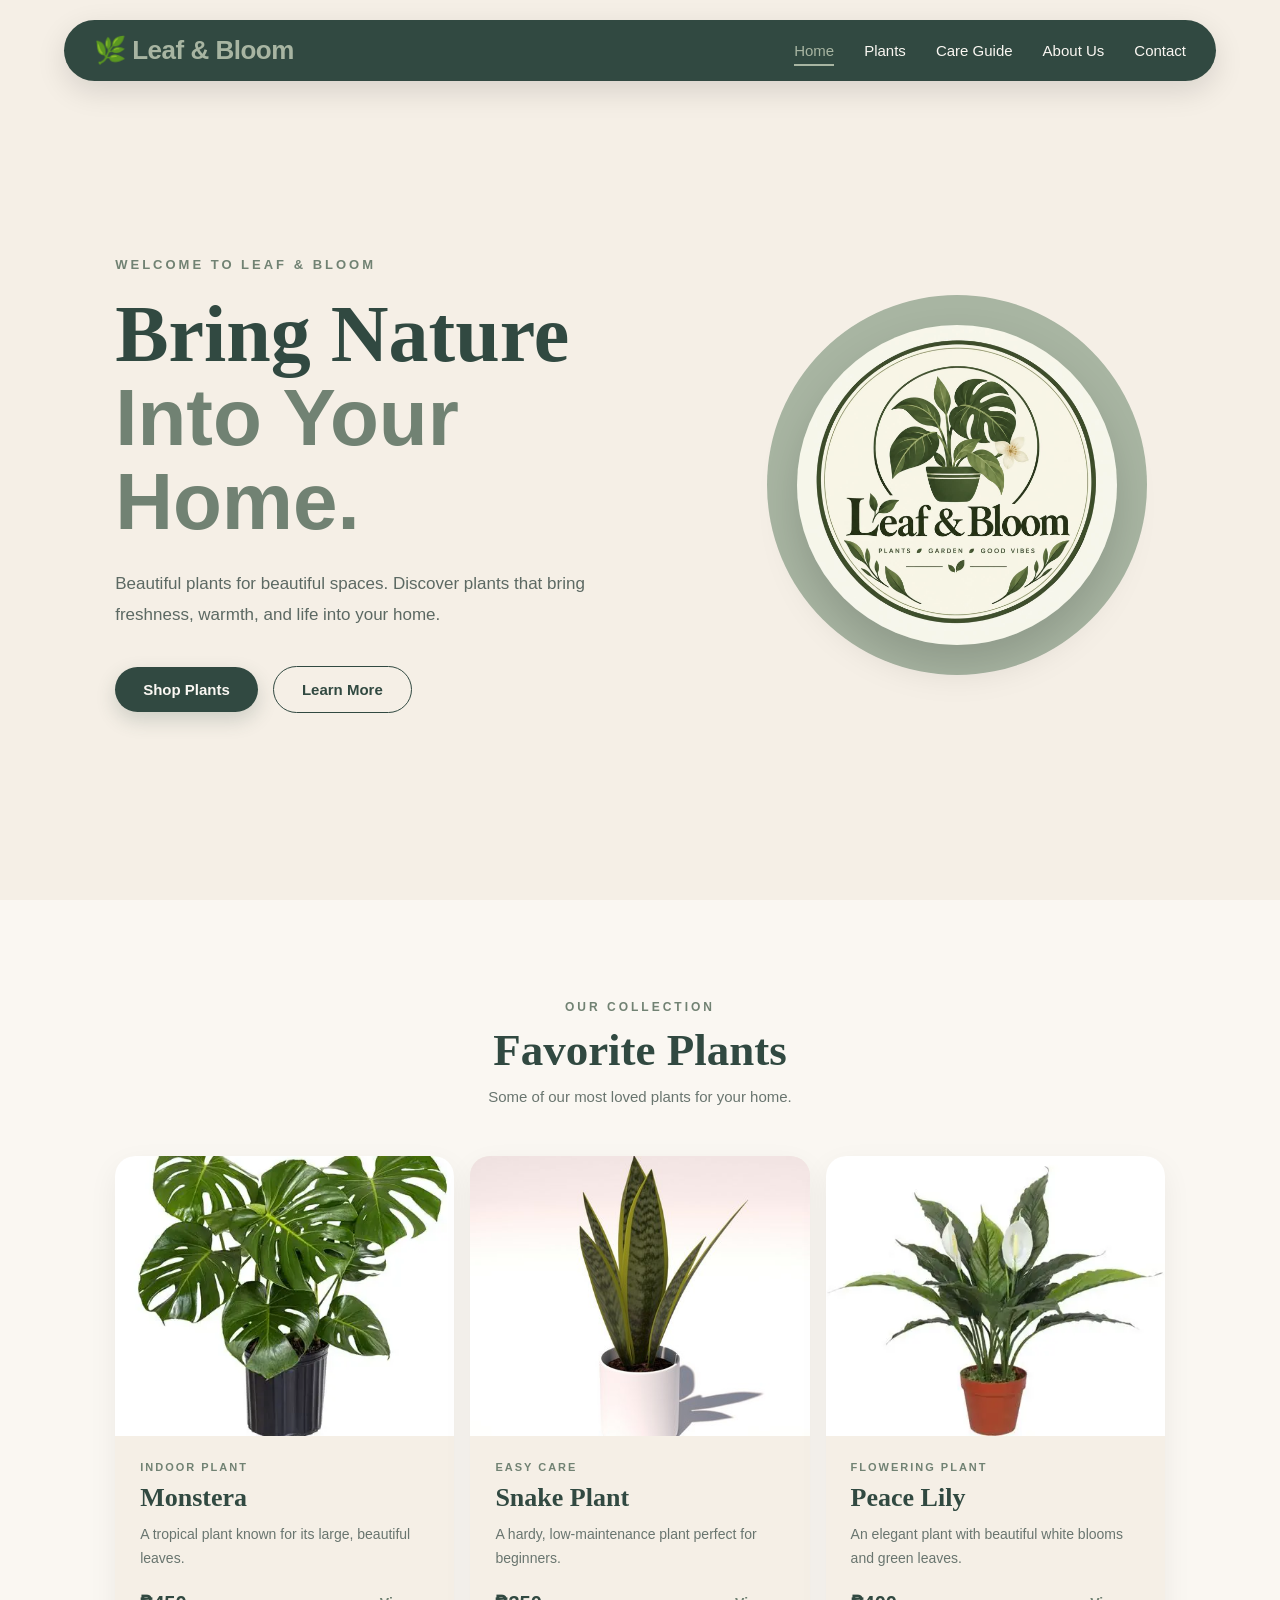
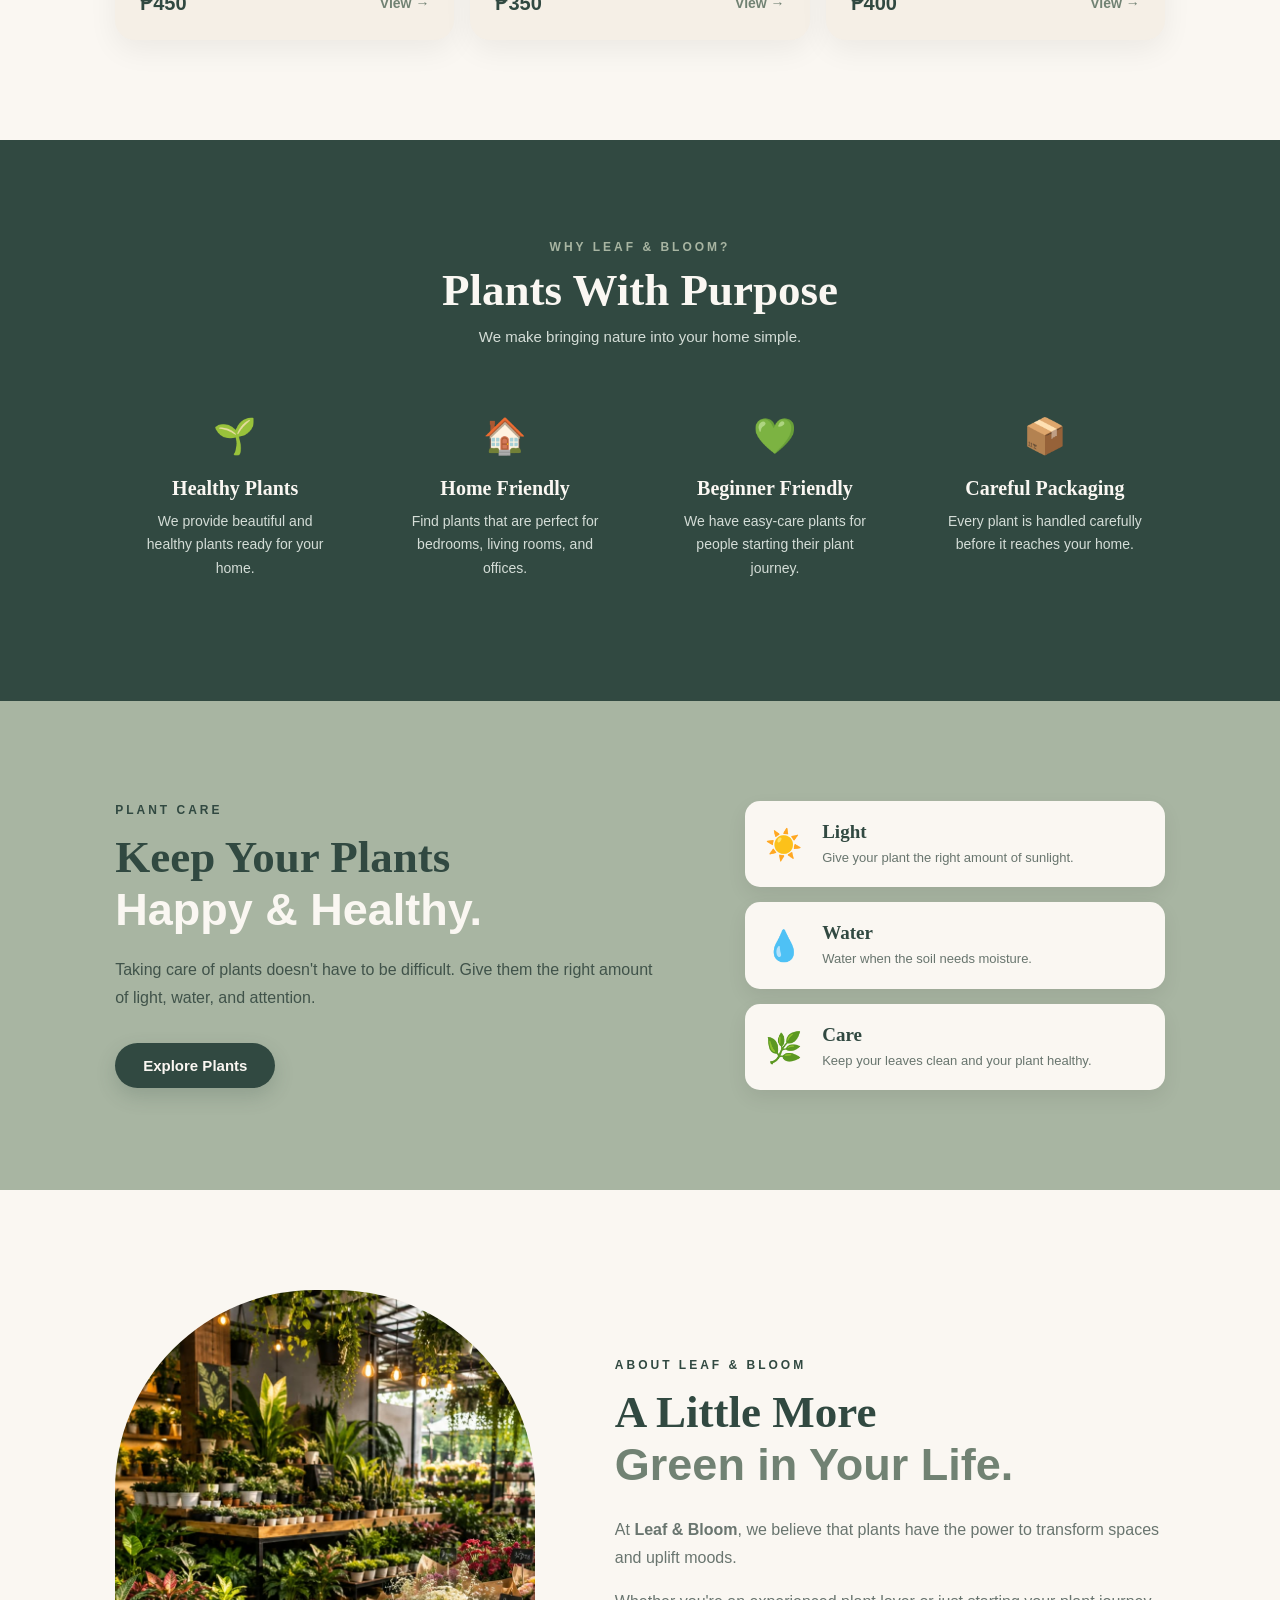
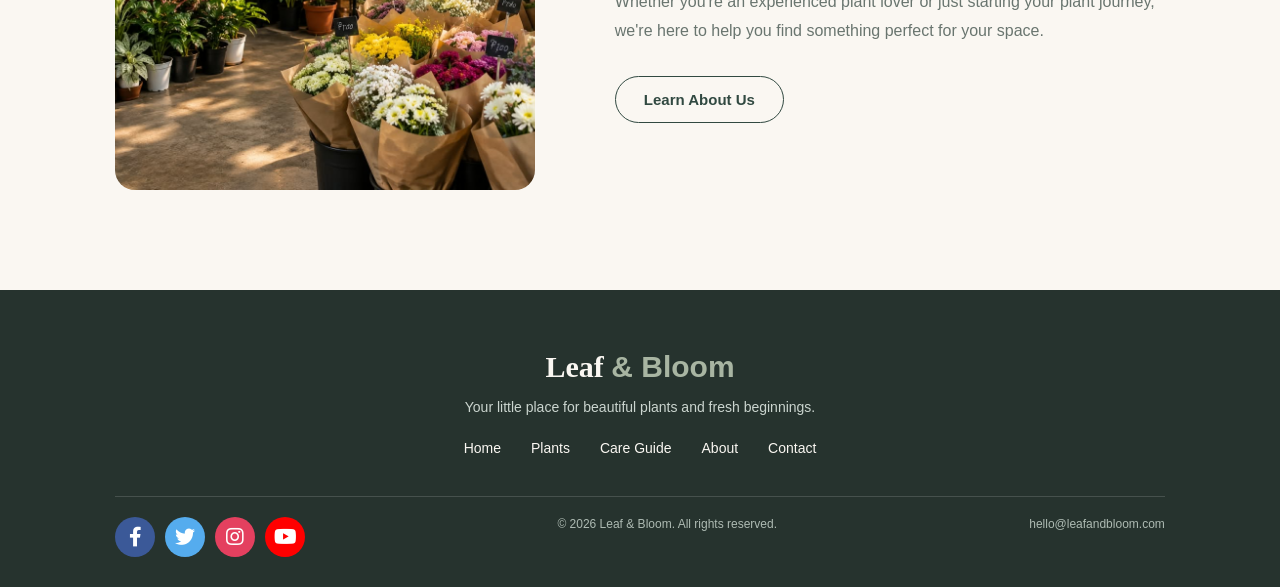
<file: index.html>
<!DOCTYPE html>
<html lang="en">
<head>
    <meta charset="UTF-8">
    <meta http-equiv="refresh" content="0; url=Home.html">
    <title>Leaf & Bloom</title>
</head>
<body>
    <p>Welcome to Leaf & Bloom!</p>
    <a href="Home.html">Open Homepage</a>
</body>
</html>
</file>
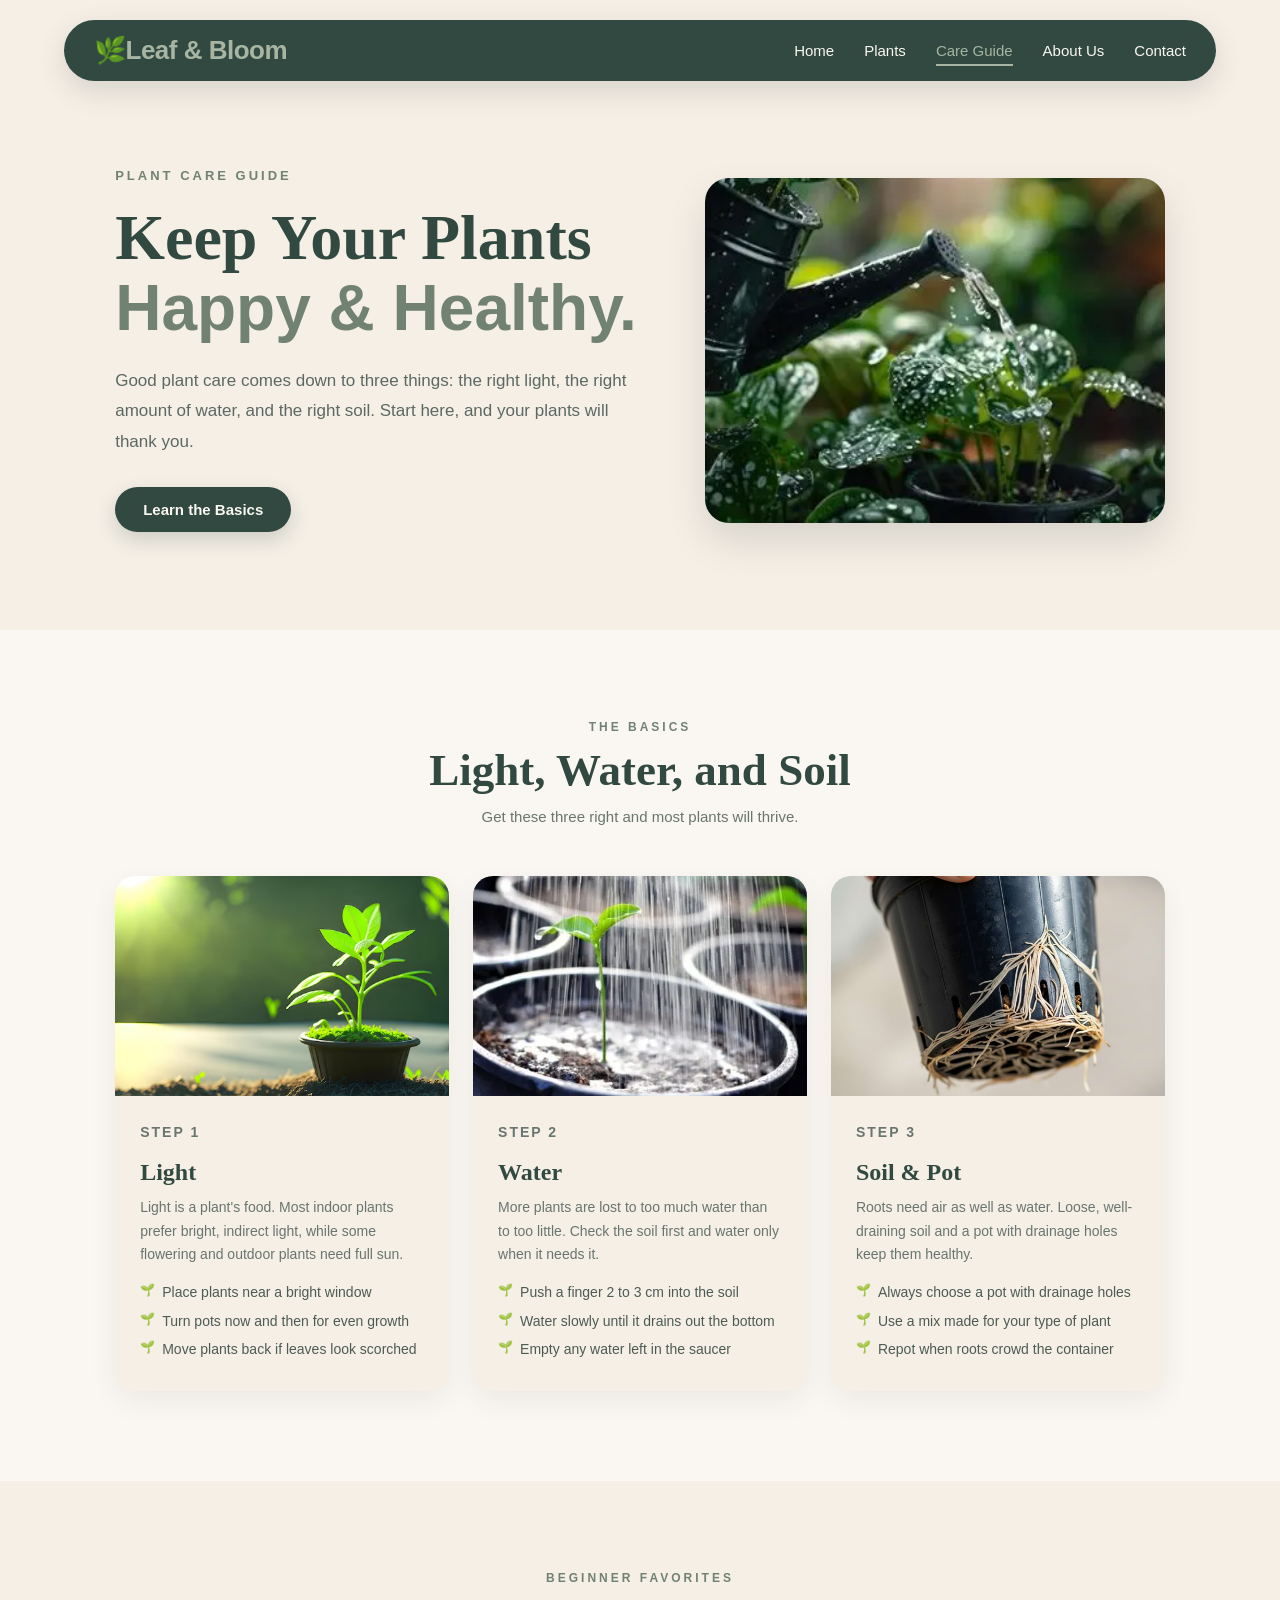
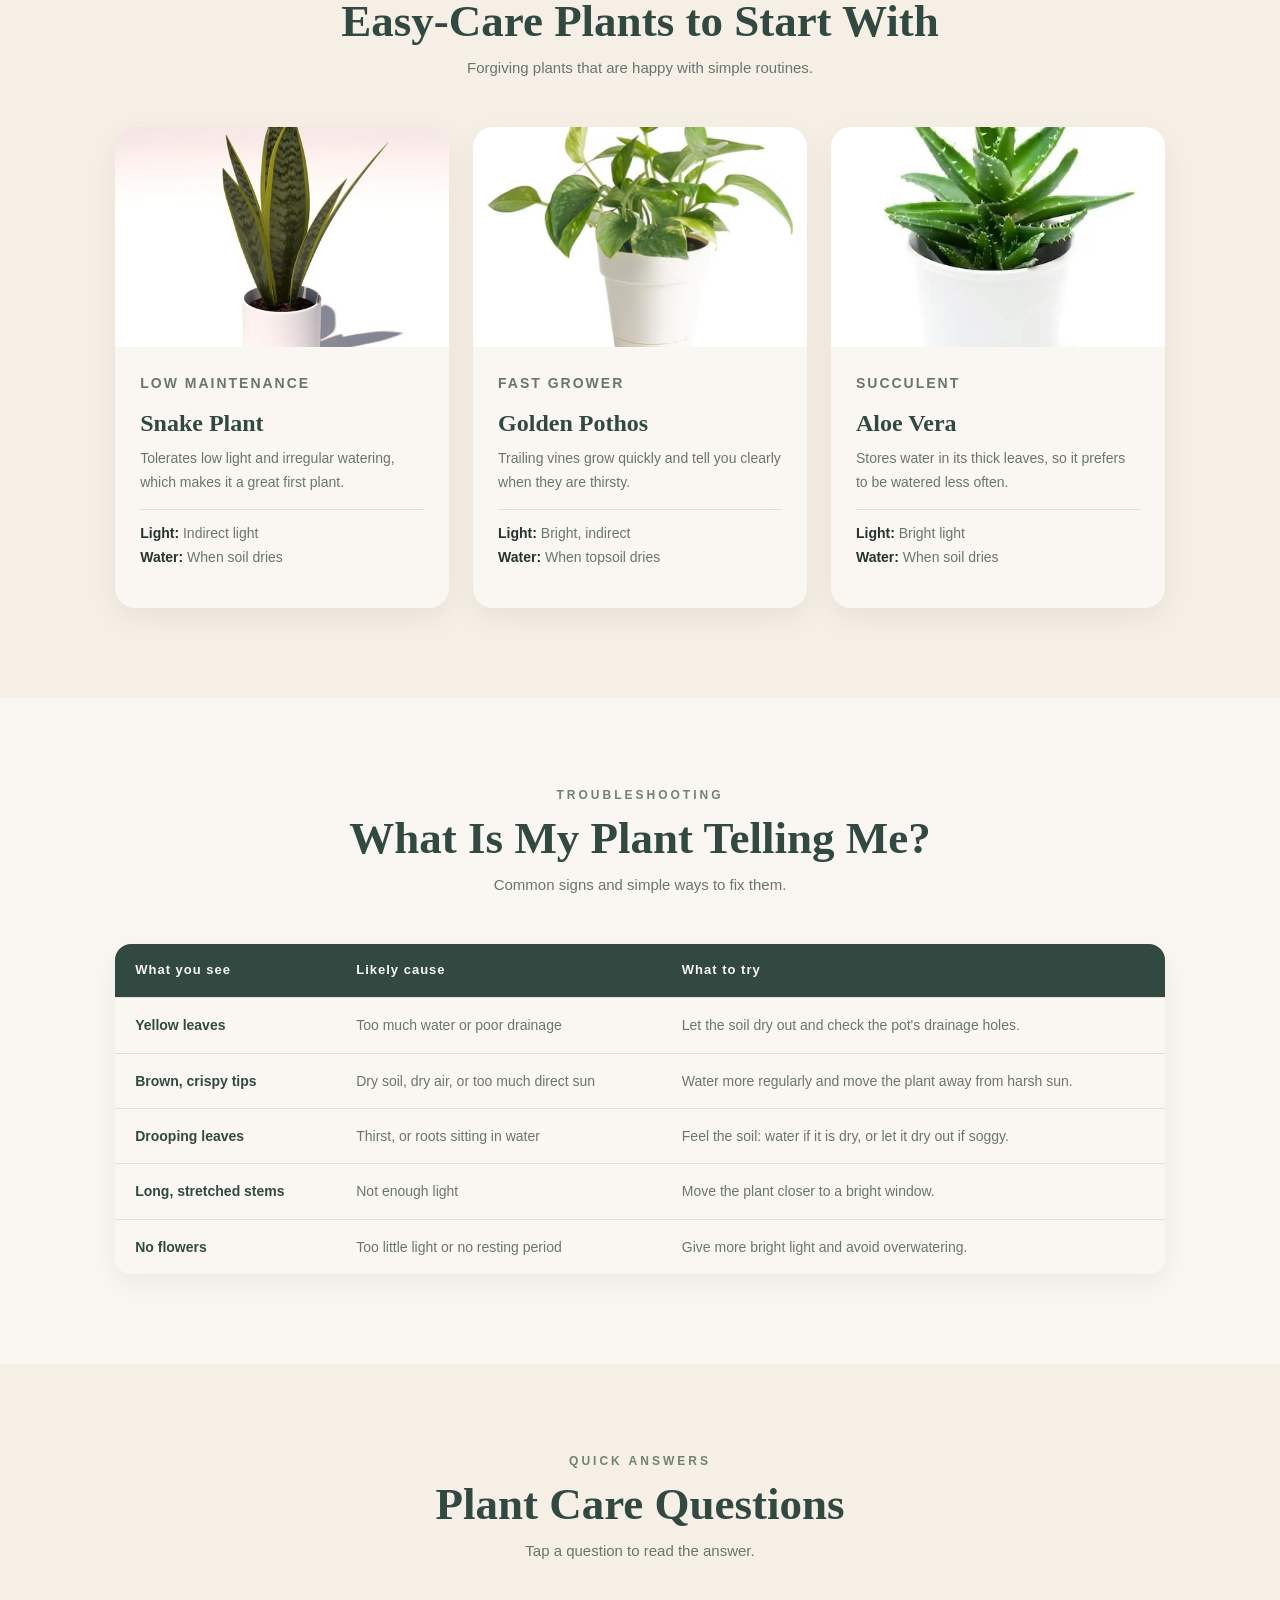
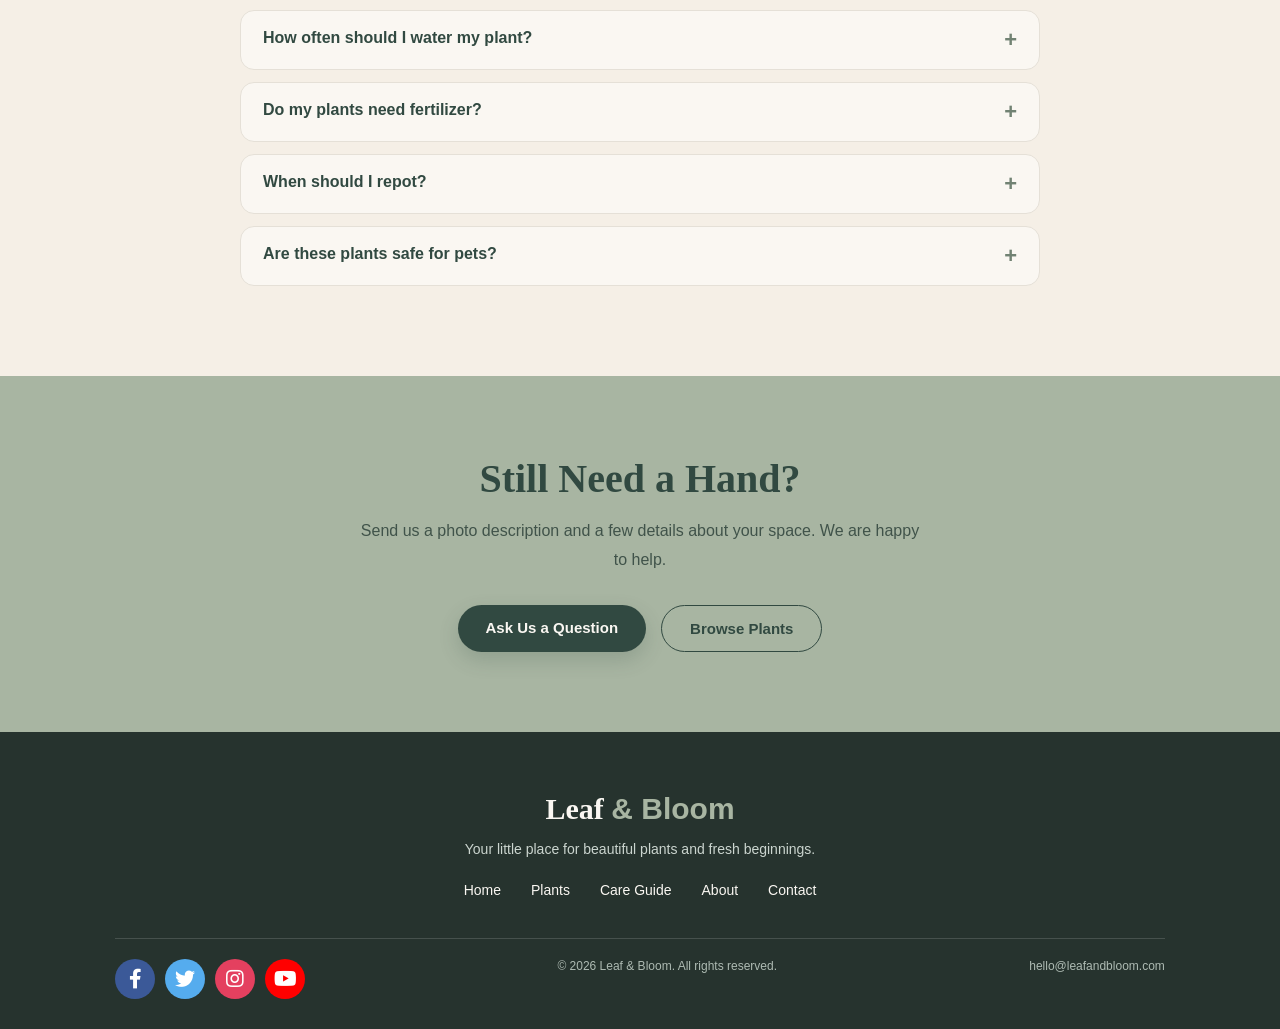
<file: Care.html>
<!DOCTYPE html>
<html lang="en">
<head>

    <meta charset="UTF-8">
    <meta name="viewport" content="width=device-width, initial-scale=1.0">
    <link rel="stylesheet" href="Home.css">
    <link rel="stylesheet" href="Pages.css">
    <link rel="stylesheet" href="https://cdnjs.cloudflare.com/ajax/libs/font-awesome/5.15.1/css/all.min.css">
    <title>Leaf &amp; Bloom | Plant Care Guide</title>

</head>

<body>

    <!-- ================= NAVIGATION ================= -->

    <header>

        <a href="Home.html" class="logo">
            <span>🌿Leaf &amp; Bloom</span>
        </a>

        <nav class="nav-links" aria-label="Main navigation">
            <a href="Home.html">Home</a>
            <a href="Plants.html">Plants</a>
            <a href="Care.html" class="active" aria-current="page">Care Guide</a>
            <a href="Home.html#about">About Us</a>
            <a href="Contact.html">Contact</a>
        </nav>

    </header>


    <main>

        <!-- ================= PAGE HERO ================= -->

        <section class="page-hero">

            <div class="page-hero-text">

                <p class="hero-small">PLANT CARE GUIDE</p>

                <h1>
                    Keep Your Plants
                    <span>Happy &amp; Healthy.</span>
                </h1>

                <p>
                    Good plant care comes down to three things: the right
                    light, the right amount of water, and the right soil.
                    Start here, and your plants will thank you.
                </p>

                <a href="#basics" class="primary-button">
                    Learn the Basics
                </a>

            </div>

            <div class="media-frame">
                <img
                    src="Care-hero.jpg"
                    alt="Illustration of a watering can pouring water beside a potted plant"
                >
            </div>

        </section>


        <!-- ================= THE BASICS ================= -->

        <section class="content-section" id="basics">

            <div class="section-heading">

                <p>THE BASICS</p>

                <h2>Light, Water, and Soil</h2>

                <span>
                    Get these three right and most plants will thrive.
                </span>

            </div>


            <div class="card-grid">

                <article class="info-card">

                    <img
                        src="Care-light.jpg"
                        alt="Illustration of the sun shining on a potted plant"
                        loading="lazy"
                    >

                    <div class="info-card-body">

                        <p class="card-tag">STEP 1</p>

                        <h3>Light</h3>

                        <p>
                            Light is a plant's food. Most indoor plants
                            prefer bright, indirect light, while some
                            flowering and outdoor plants need full sun.
                        </p>

                        <ul class="tip-list">
                            <li>Place plants near a bright window</li>
                            <li>Turn pots now and then for even growth</li>
                            <li>Move plants back if leaves look scorched</li>
                        </ul>

                    </div>

                </article>


                <article class="info-card">

                    <img
                        src="Care-water.jpg"
                        alt="Illustration of large water droplets next to a potted plant"
                        loading="lazy"
                    >

                    <div class="info-card-body">

                        <p class="card-tag">STEP 2</p>

                        <h3>Water</h3>

                        <p>
                            More plants are lost to too much water than to
                            too little. Check the soil first and water
                            only when it needs it.
                        </p>

                        <ul class="tip-list">
                            <li>Push a finger 2 to 3 cm into the soil</li>
                            <li>Water slowly until it drains out the bottom</li>
                            <li>Empty any water left in the saucer</li>
                        </ul>

                    </div>

                </article>


                <article class="info-card">

                    <img
                        src="Care-soil.jpg"
                        alt="Illustration of a cutaway pot showing soil and healthy roots"
                        loading="lazy"
                    >

                    <div class="info-card-body">

                        <p class="card-tag">STEP 3</p>

                        <h3>Soil &amp; Pot</h3>

                        <p>
                            Roots need air as well as water. Loose,
                            well-draining soil and a pot with drainage
                            holes keep them healthy.
                        </p>

                        <ul class="tip-list">
                            <li>Always choose a pot with drainage holes</li>
                            <li>Use a mix made for your type of plant</li>
                            <li>Repot when roots crowd the container</li>
                        </ul>

                    </div>

                </article>

            </div>

        </section>


        <!-- ================= EASY-CARE PICKS ================= -->

        <section class="content-section alt">

            <div class="section-heading">

                <p>BEGINNER FAVORITES</p>

                <h2>Easy-Care Plants to Start With</h2>

                <span>
                    Forgiving plants that are happy with simple routines.
                </span>

            </div>


            <div class="card-grid">

                <article class="info-card">

                    <img
                        src="snake-plant.jpg"
                        alt="Snake plant with tall, upright green leaves"
                        loading="lazy"
                    >

                    <div class="info-card-body">

                        <p class="card-tag">LOW MAINTENANCE</p>

                        <h3>Snake Plant</h3>

                        <p>
                            Tolerates low light and irregular watering,
                            which makes it a great first plant.
                        </p>

                        <p class="card-facts">
                            <strong>Light:</strong> Indirect light<br>
                            <strong>Water:</strong> When soil dries
                        </p>

                    </div>

                </article>


                <article class="info-card">

                    <img
                        src="golden-pothos.jpg"
                        alt="Golden pothos with green and yellow leaves"
                        loading="lazy"
                    >

                    <div class="info-card-body">

                        <p class="card-tag">FAST GROWER</p>

                        <h3>Golden Pothos</h3>

                        <p>
                            Trailing vines grow quickly and tell you
                            clearly when they are thirsty.
                        </p>

                        <p class="card-facts">
                            <strong>Light:</strong> Bright, indirect<br>
                            <strong>Water:</strong> When topsoil dries
                        </p>

                    </div>

                </article>


                <article class="info-card">

                    <img
                        src="aloe-vera.jpg"
                        alt="Aloe vera plant with thick, pointed green leaves"
                        loading="lazy"
                    >

                    <div class="info-card-body">

                        <p class="card-tag">SUCCULENT</p>

                        <h3>Aloe Vera</h3>

                        <p>
                            Stores water in its thick leaves, so it
                            prefers to be watered less often.
                        </p>

                        <p class="card-facts">
                            <strong>Light:</strong> Bright light<br>
                            <strong>Water:</strong> When soil dries
                        </p>

                    </div>

                </article>

            </div>

        </section>


        <!-- ================= TROUBLESHOOTING ================= -->

        <section class="content-section">

            <div class="section-heading">

                <p>TROUBLESHOOTING</p>

                <h2>What Is My Plant Telling Me?</h2>

                <span>
                    Common signs and simple ways to fix them.
                </span>

            </div>


            <div class="table-wrap">

                <table class="care-table">

                    <caption class="sr-only">
                        Common plant problems, their likely causes, and fixes
                    </caption>

                    <thead>
                        <tr>
                            <th scope="col">What you see</th>
                            <th scope="col">Likely cause</th>
                            <th scope="col">What to try</th>
                        </tr>
                    </thead>

                    <tbody>

                        <tr>
                            <th scope="row">Yellow leaves</th>
                            <td>Too much water or poor drainage</td>
                            <td>Let the soil dry out and check the pot's drainage holes.</td>
                        </tr>

                        <tr>
                            <th scope="row">Brown, crispy tips</th>
                            <td>Dry soil, dry air, or too much direct sun</td>
                            <td>Water more regularly and move the plant away from harsh sun.</td>
                        </tr>

                        <tr>
                            <th scope="row">Drooping leaves</th>
                            <td>Thirst, or roots sitting in water</td>
                            <td>Feel the soil: water if it is dry, or let it dry out if soggy.</td>
                        </tr>

                        <tr>
                            <th scope="row">Long, stretched stems</th>
                            <td>Not enough light</td>
                            <td>Move the plant closer to a bright window.</td>
                        </tr>

                        <tr>
                            <th scope="row">No flowers</th>
                            <td>Too little light or no resting period</td>
                            <td>Give more bright light and avoid overwatering.</td>
                        </tr>

                    </tbody>

                </table>

            </div>

        </section>


        <!-- ================= FAQ ================= -->

        <section class="content-section alt">

            <div class="section-heading">

                <p>QUICK ANSWERS</p>

                <h2>Plant Care Questions</h2>

                <span>
                    Tap a question to read the answer.
                </span>

            </div>


            <div class="faq">

                <details>
                    <summary>How often should I water my plant?</summary>
                    <p>
                        There is no fixed schedule, because it depends on
                        light, season, and pot size. Check the soil with
                        your finger and water when the top layer feels dry.
                    </p>
                </details>

                <details>
                    <summary>Do my plants need fertilizer?</summary>
                    <p>
                        A light feeding during the growing season can help,
                        especially for flowering plants. Follow the label
                        directions and never feed a plant that is stressed
                        or very dry.
                    </p>
                </details>

                <details>
                    <summary>When should I repot?</summary>
                    <p>
                        Repot when roots grow out of the drainage holes or
                        circle tightly around the root ball. Choose a pot
                        only slightly larger than the old one.
                    </p>
                </details>

                <details>
                    <summary>Are these plants safe for pets?</summary>
                    <p>
                        Several popular houseplants, including peace lily,
                        monstera, and pothos, can irritate pets if chewed.
                        If you have cats or dogs, ask us before you choose.
                    </p>
                </details>

            </div>

        </section>


        <!-- ================= CALL TO ACTION ================= -->

        <section class="cta-band">

            <h2>Still Need a Hand?</h2>

            <p>
                Send us a photo description and a few details about
                your space. We are happy to help.
            </p>

            <div class="cta-buttons">

                <a href="Contact.html" class="primary-button">
                    Ask Us a Question
                </a>

                <a href="Plants.html" class="secondary-button">
                    Browse Plants
                </a>

            </div>

        </section>

    </main>


    <!-- ================= FOOTER ================= -->

    <footer>

        <div class="footer-logo">
            Leaf <span>&amp; Bloom</span>
        </div>

        <p>
            Your little place for beautiful plants
            and fresh beginnings.
        </p>

        <div class="footer-links">

            <a href="Home.html">Home</a>
            <a href="Plants.html">Plants</a>
            <a href="Care.html">Care Guide</a>
            <a href="Home.html#about">About</a>
            <a href="Contact.html">Contact</a>

        </div>

        <div class="footer-bottom">

            <nav class="social-icons" aria-label="Social media links">

                <a href="https://www.facebook.com/"
                   target="_blank"
                   rel="noopener noreferrer"
                   class="facebook"
                   aria-label="Facebook">
                    <i class="fab fa-facebook-f" aria-hidden="true"></i>
                </a>

                <a href="https://twitter.com"
                   target="_blank"
                   rel="noopener noreferrer"
                   class="twitter"
                   aria-label="Twitter">
                    <i class="fab fa-twitter" aria-hidden="true"></i>
                </a>

                <a href="https://instagram.com"
                   target="_blank"
                   rel="noopener noreferrer"
                   class="instagram"
                   aria-label="Instagram">
                    <i class="fab fa-instagram" aria-hidden="true"></i>
                </a>

                <a href="https://youtube.com"
                   target="_blank"
                   rel="noopener noreferrer"
                   class="youtube"
                   aria-label="YouTube">
                    <i class="fab fa-youtube" aria-hidden="true"></i>
                </a>

            </nav>

            <p>
                &copy; 2026 Leaf &amp; Bloom.
                All rights reserved.
            </p>

            <p>
                <a href="mailto:hello@leafandbloom.com">
                    hello@leafandbloom.com
                </a>
            </p>

        </div>

    </footer>

</body>
</html>
</file>
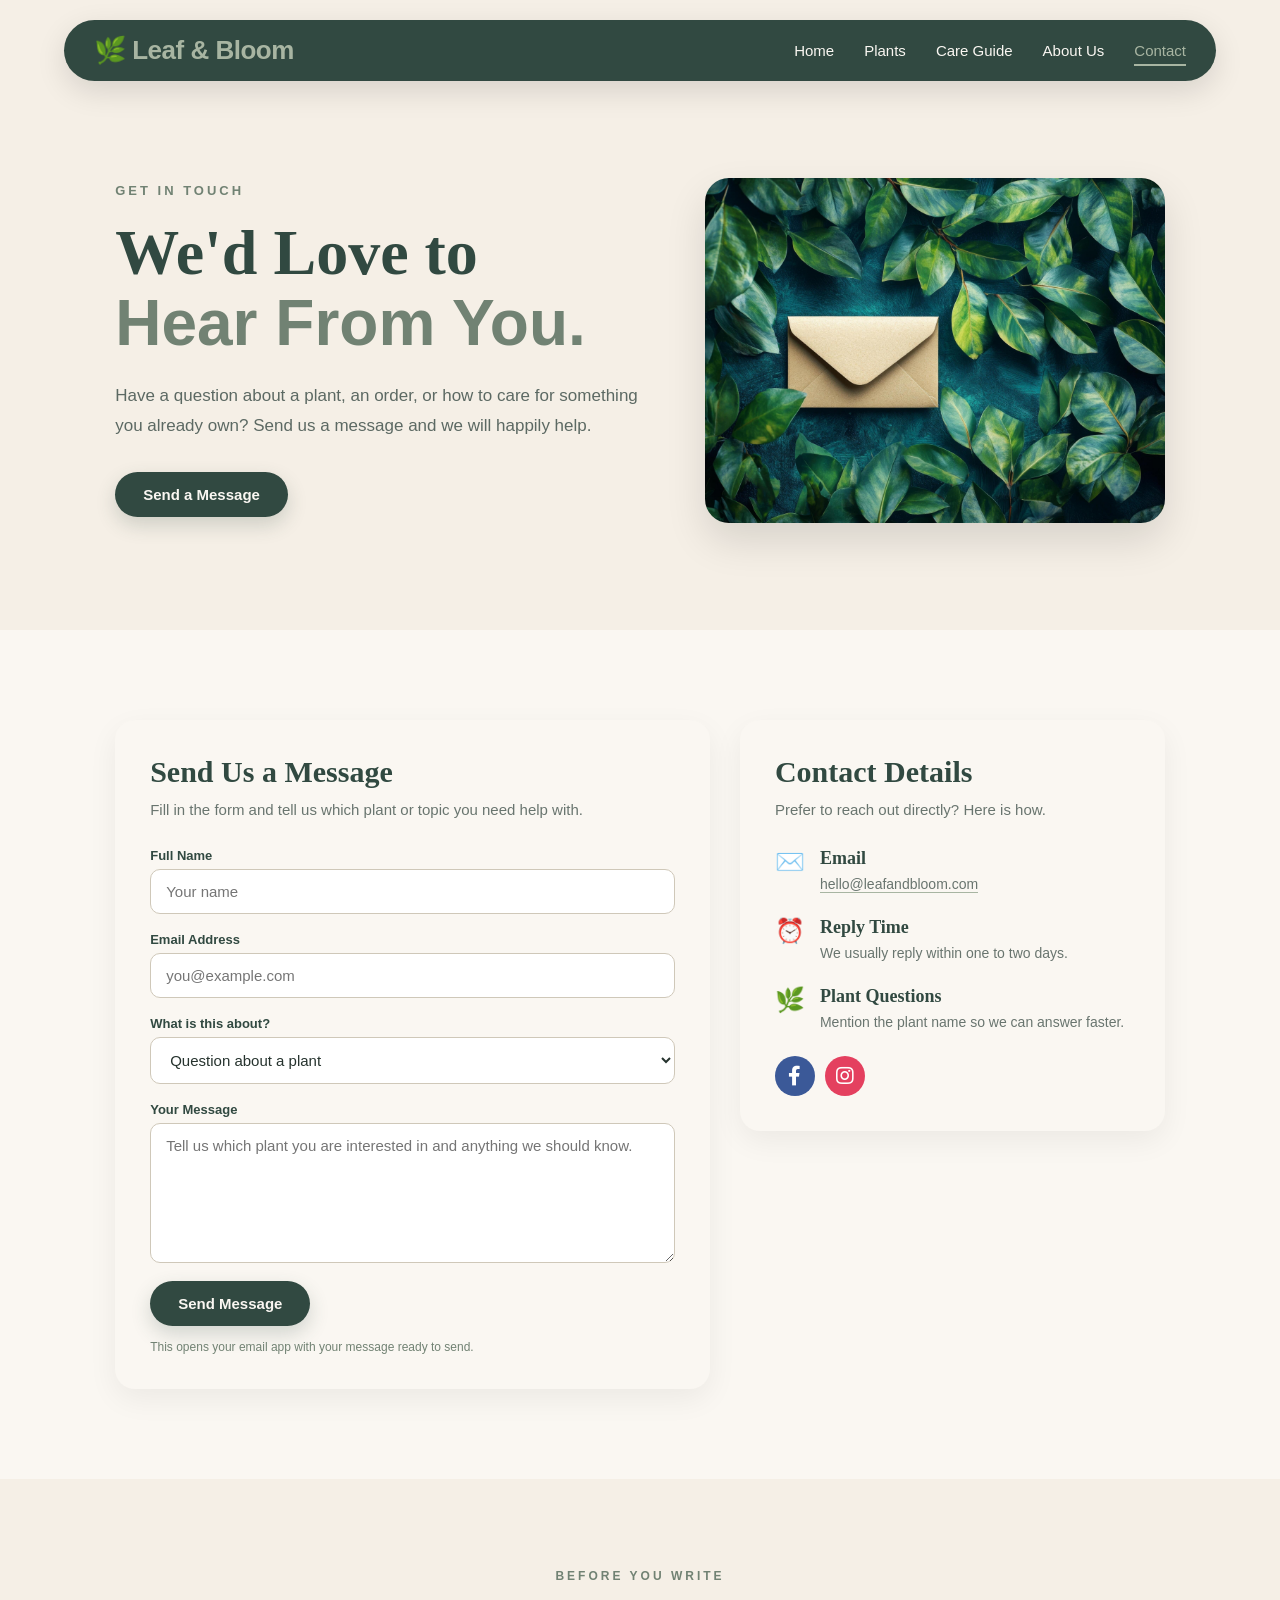
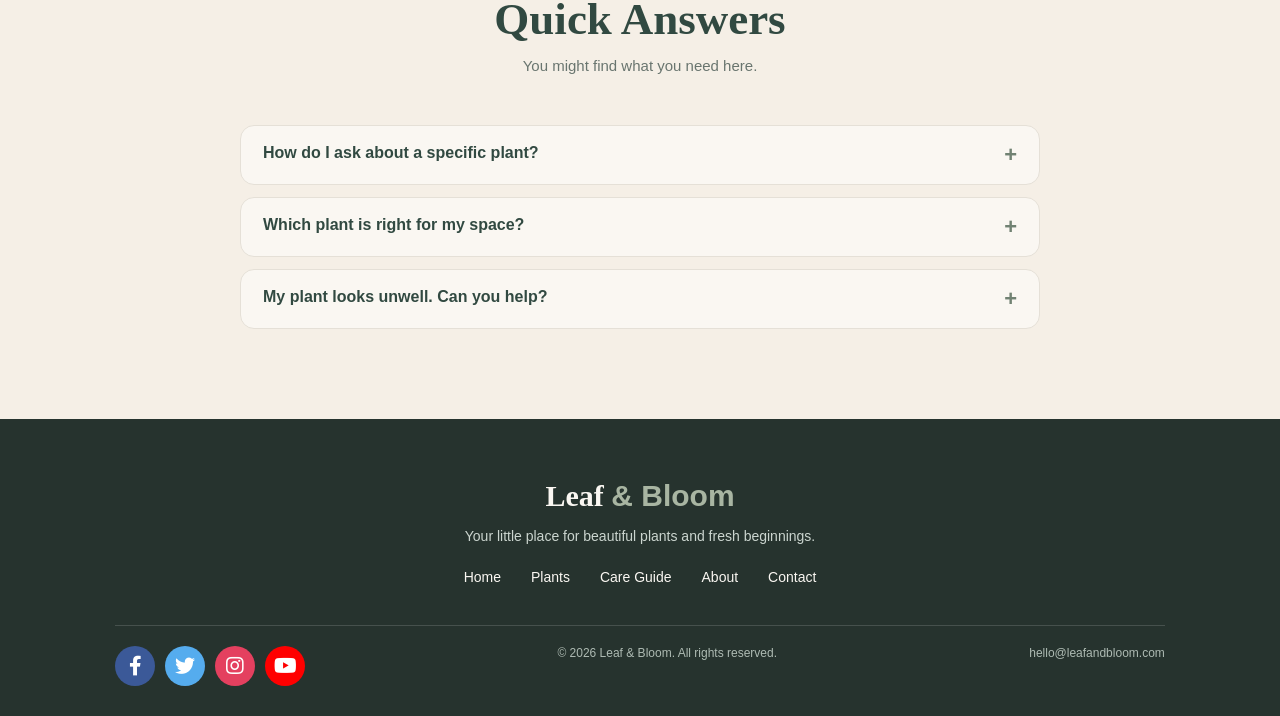
<file: Contact.html>
<!DOCTYPE html>
<html lang="en">
<head>

    <meta charset="UTF-8">
    <meta name="viewport" content="width=device-width, initial-scale=1.0">
    <link rel="stylesheet" href="Home.css">
    <link rel="stylesheet" href="Pages.css">
    <link rel="stylesheet" href="https://cdnjs.cloudflare.com/ajax/libs/font-awesome/5.15.1/css/all.min.css">
    <title>Leaf &amp; Bloom | Contact Us</title>

</head>

<body>

    <!-- ================= NAVIGATION ================= -->

    <header>

         <a href="Home.html" class="logo">
            🌿 <span>Leaf & Bloom</span>
        </a>

        <nav class="nav-links" aria-label="Main navigation">
            <a href="Home.html">Home</a>
            <a href="Plants.html">Plants</a>
            <a href="Care.html">Care Guide</a>
            <a href="Home.html#about">About Us</a>
            <a href="Contact.html" class="active" aria-current="page">
                Contact
            </a>
        </nav>

    </header>


    <main>

        <!-- ================= PAGE HERO ================= -->

        <section class="page-hero">

            <div class="page-hero-text">

                <p class="hero-small">GET IN TOUCH</p>

                <h1>
                    We'd Love to
                    <span>Hear From You.</span>
                </h1>

                <p>
                    Have a question about a plant, an order, or how to
                    care for something you already own? Send us a message
                    and we will happily help.
                </p>

                <a href="#message" class="primary-button">
                    Send a Message
                </a>

            </div>

            <div class="media-frame">
                <img
                    src="Contact-banner.jpg"
                    alt="Illustration of an envelope with green leaves growing out of it"
                >
            </div>

        </section>


        <!-- ================= FORM AND DETAILS ================= -->

        <section class="content-section" id="message">

            <div class="contact-layout">

                <div class="contact-card">

                    <h2>Send Us a Message</h2>

                    <p>
                        Fill in the form and tell us which plant or topic
                        you need help with.
                    </p>

                    <form action="mailto:hello@leafandbloom.com"
                          method="post"
                          enctype="text/plain">

                        <div class="form-field">
                            <label for="name">Full Name</label>
                            <input type="text"
                                   id="name"
                                   name="name"
                                   placeholder="Your name"
                                   required>
                        </div>

                        <div class="form-field">
                            <label for="email">Email Address</label>
                            <input type="email"
                                   id="email"
                                   name="email"
                                   placeholder="you@example.com"
                                   required>
                        </div>

                        <div class="form-field">
                            <label for="topic">What is this about?</label>
                            <select id="topic" name="topic">
                                <option value="plant-question">Question about a plant</option>
                                <option value="plant-choice">Help choosing a plant</option>
                                <option value="care-advice">Plant care advice</option>
                                <option value="other">Something else</option>
                            </select>
                        </div>

                        <div class="form-field">
                            <label for="message-text">Your Message</label>
                            <textarea id="message-text"
                                      name="message"
                                      placeholder="Tell us which plant you are interested in and anything we should know."
                                      required></textarea>
                        </div>

                        <button type="submit" class="primary-button">
                            Send Message
                        </button>

                        <p class="form-note">
                            This opens your email app with your message ready to send.
                        </p>

                    </form>

                </div>


                <div class="contact-card">

                    <h2>Contact Details</h2>

                    <p>
                        Prefer to reach out directly? Here is how.
                    </p>

                    <ul class="contact-list">

                        <li>
                            <span class="contact-icon">✉️</span>
                            <div>
                                <h3>Email</h3>
                                <a href="mailto:hello@leafandbloom.com">
                                    hello@leafandbloom.com
                                </a>
                            </div>
                        </li>

                        <li>
                            <span class="contact-icon">⏰</span>
                            <div>
                                <h3>Reply Time</h3>
                                <p>We usually reply within one to two days.</p>
                            </div>
                        </li>

                        <li>
                            <span class="contact-icon">🌿</span>
                            <div>
                                <h3>Plant Questions</h3>
                                <p>Mention the plant name so we can answer faster.</p>
                            </div>
                        </li>

                    </ul>

                    <nav class="social-icons" aria-label="Social media links">

                        <a href="https://www.facebook.com/"
                           target="_blank"
                           rel="noopener noreferrer"
                           class="facebook"
                           aria-label="Facebook">
                            <i class="fab fa-facebook-f" aria-hidden="true"></i>
                        </a>

                        <a href="https://instagram.com"
                           target="_blank"
                           rel="noopener noreferrer"
                           class="instagram"
                           aria-label="Instagram">
                            <i class="fab fa-instagram" aria-hidden="true"></i>
                        </a>

                    </nav>

                </div>

            </div>

        </section>


        <!-- ================= FAQ ================= -->

        <section class="content-section alt">

            <div class="section-heading">

                <p>BEFORE YOU WRITE</p>

                <h2>Quick Answers</h2>

                <span>
                    You might find what you need here.
                </span>

            </div>


            <div class="faq">

                <details>
                    <summary>How do I ask about a specific plant?</summary>
                    <p>
                        Use the Ask About Plant button on the Plants page,
                        or send us a message here with the plant's name.
                    </p>
                </details>

                <details>
                    <summary>Which plant is right for my space?</summary>
                    <p>
                        Tell us how much light the space gets and how much
                        time you have for plant care. We will suggest a few
                        plants that fit.
                    </p>
                </details>

                <details>
                    <summary>My plant looks unwell. Can you help?</summary>
                    <p>
                        Yes. Start with the troubleshooting table in the
                        Care Guide, and message us if the problem continues.
                    </p>
                </details>

            </div>

        </section>

    </main>


    <!-- ================= FOOTER ================= -->

    <footer>

        <div class="footer-logo">
            Leaf <span>&amp; Bloom</span>
        </div>

        <p>
            Your little place for beautiful plants
            and fresh beginnings.
        </p>

        <div class="footer-links">

            <a href="Home.html">Home</a>
            <a href="Plants.html">Plants</a>
            <a href="Care.html">Care Guide</a>
            <a href="Home.html#about">About</a>
            <a href="Contact.html">Contact</a>

        </div>

        <div class="footer-bottom">

            <nav class="social-icons" aria-label="Social media links">

                <a href="https://www.facebook.com/"
                   target="_blank"
                   rel="noopener noreferrer"
                   class="facebook"
                   aria-label="Facebook">
                    <i class="fab fa-facebook-f" aria-hidden="true"></i>
                </a>

                <a href="https://twitter.com"
                   target="_blank"
                   rel="noopener noreferrer"
                   class="twitter"
                   aria-label="Twitter">
                    <i class="fab fa-twitter" aria-hidden="true"></i>
                </a>

                <a href="https://instagram.com"
                   target="_blank"
                   rel="noopener noreferrer"
                   class="instagram"
                   aria-label="Instagram">
                    <i class="fab fa-instagram" aria-hidden="true"></i>
                </a>

                <a href="https://youtube.com"
                   target="_blank"
                   rel="noopener noreferrer"
                   class="youtube"
                   aria-label="YouTube">
                    <i class="fab fa-youtube" aria-hidden="true"></i>
                </a>

            </nav>

            <p>
                &copy; 2026 Leaf &amp; Bloom.
                All rights reserved.
            </p>

            <p>
                <a href="mailto:hello@leafandbloom.com">
                    hello@leafandbloom.com
                </a>
            </p>

        </div>

    </footer>

</body>
</html>
</file>
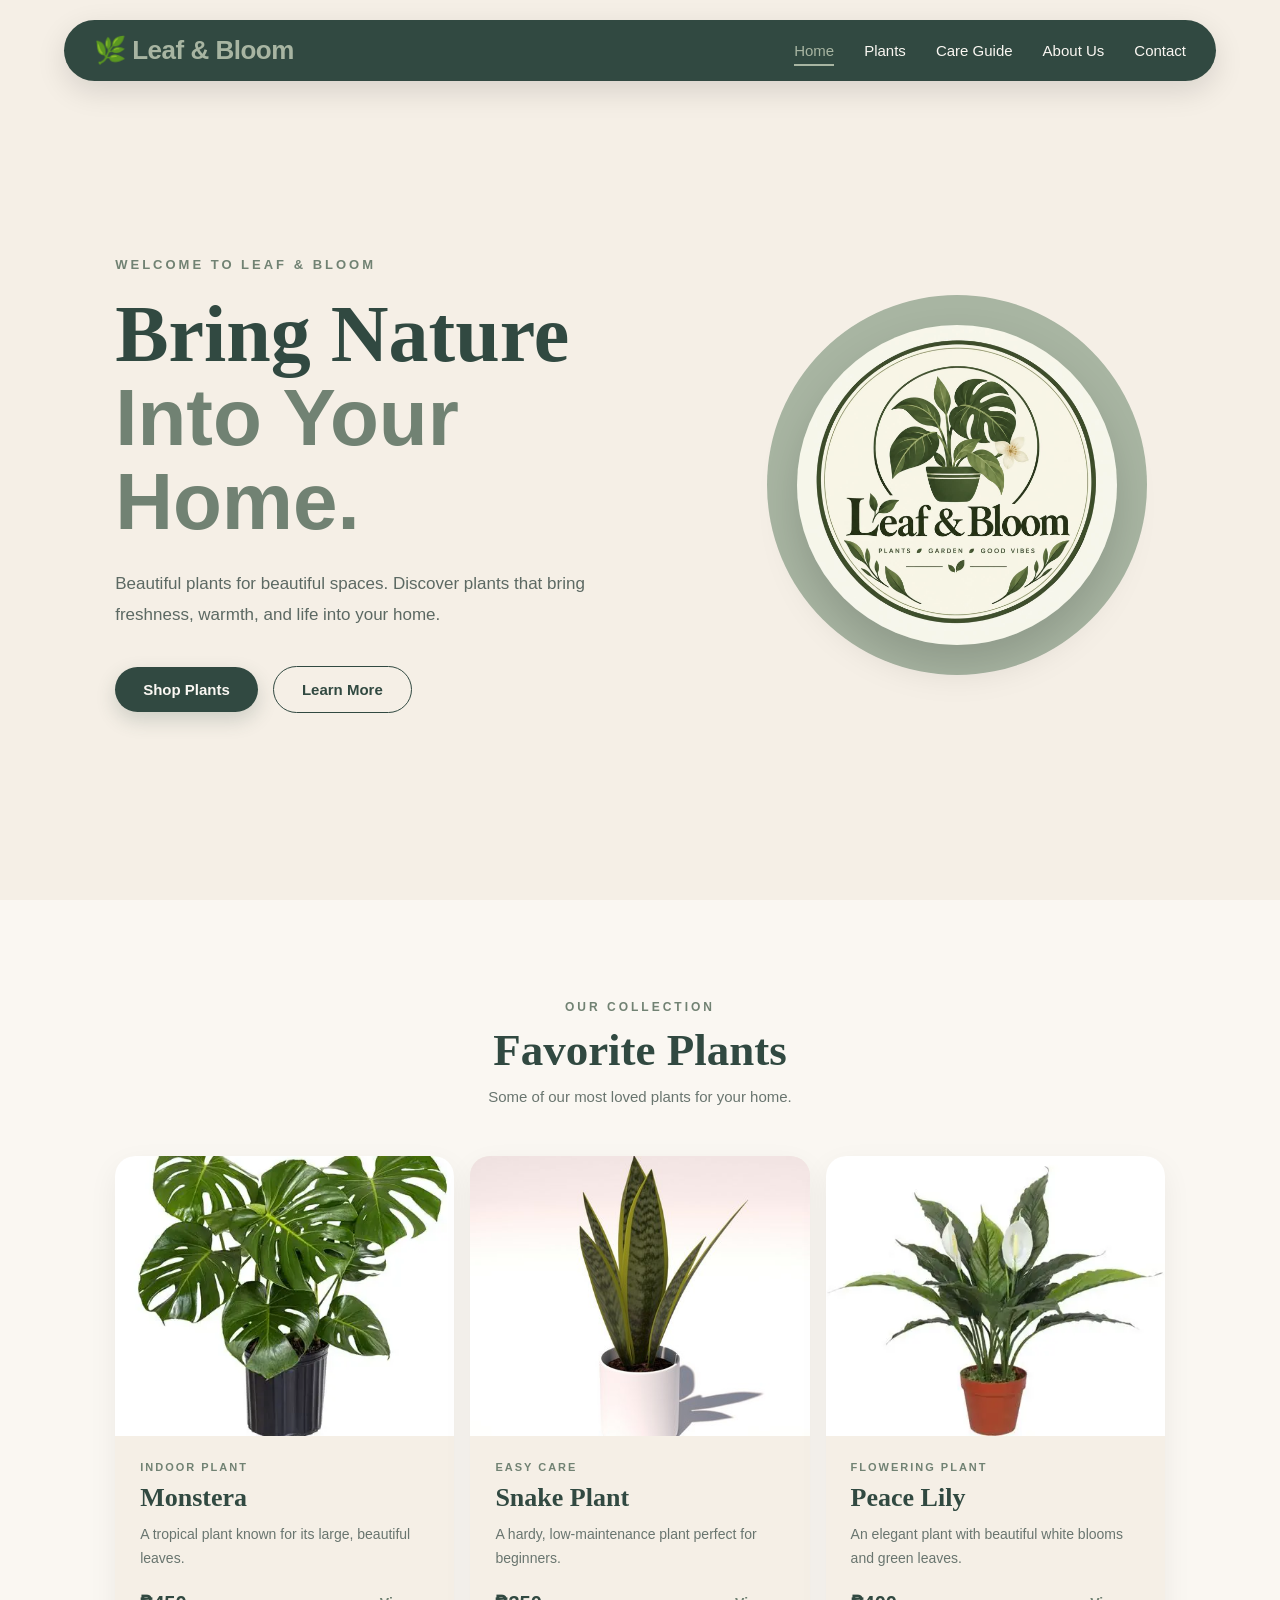
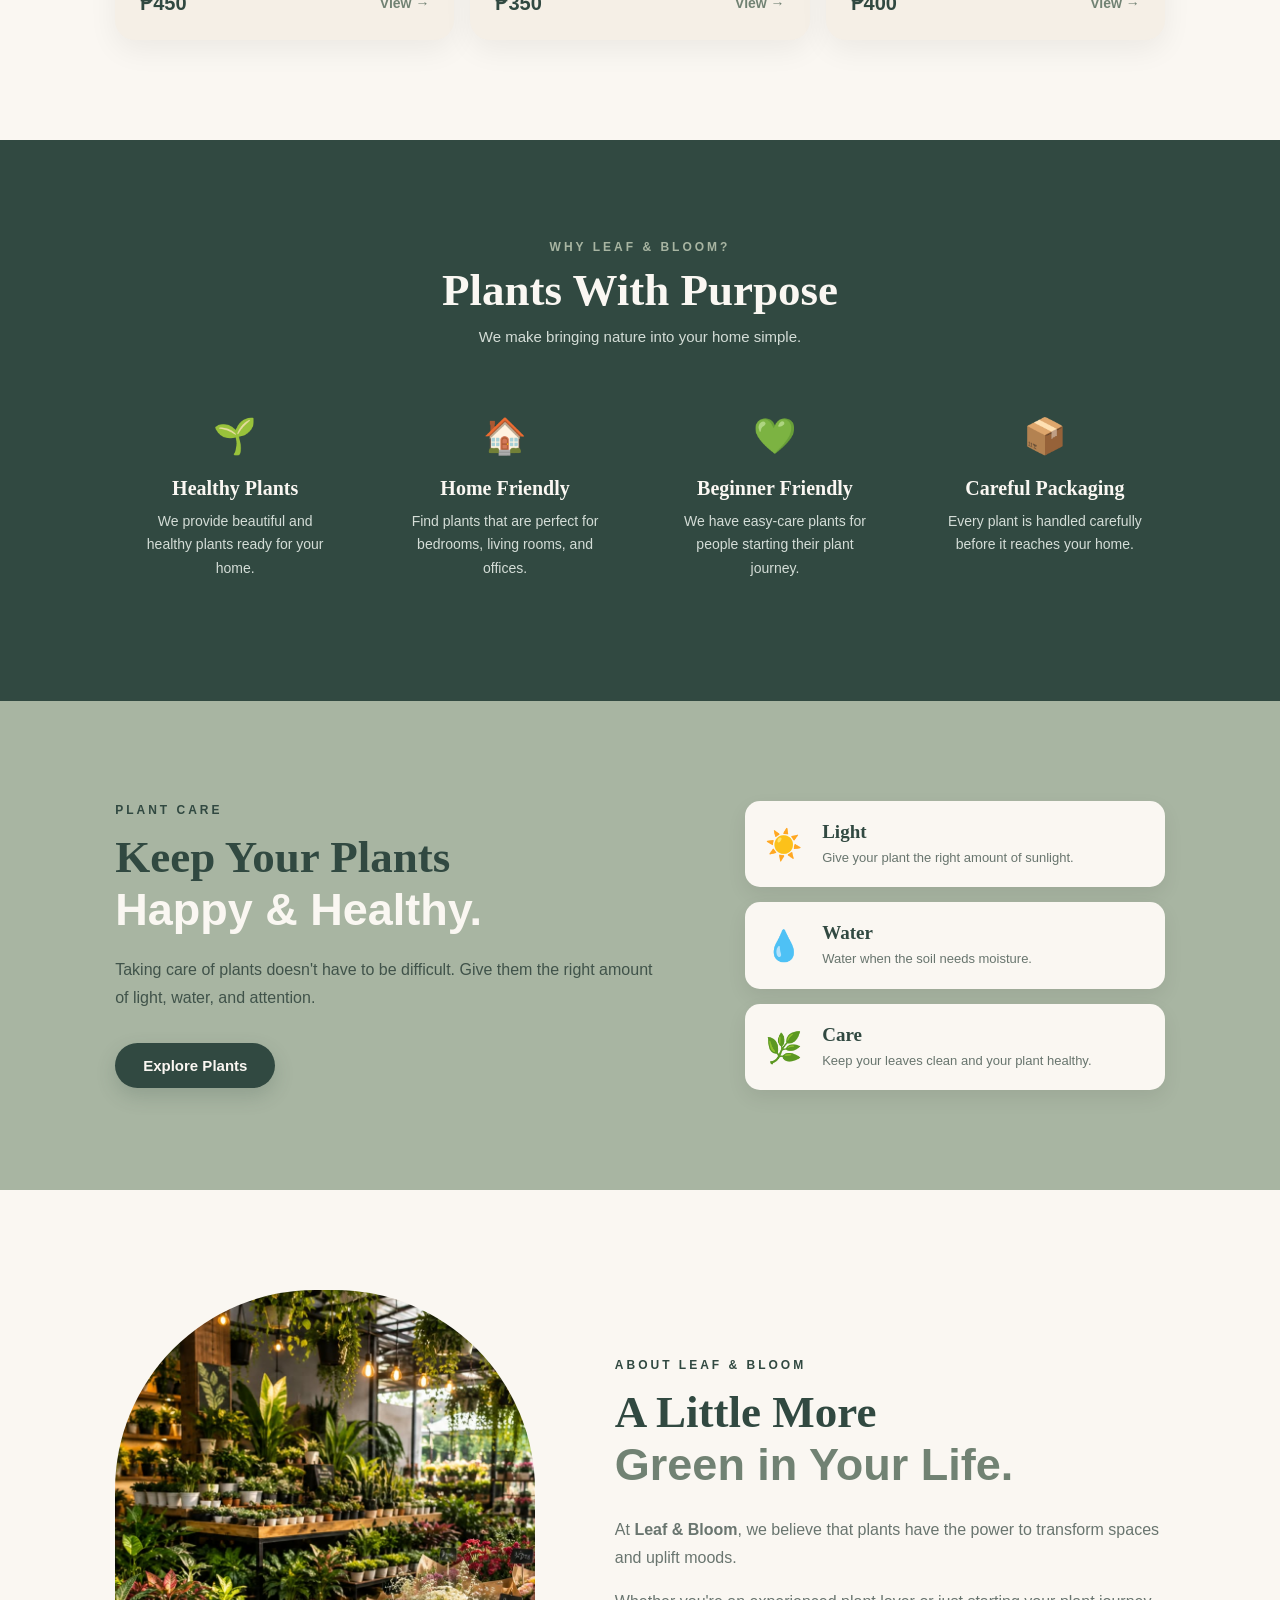
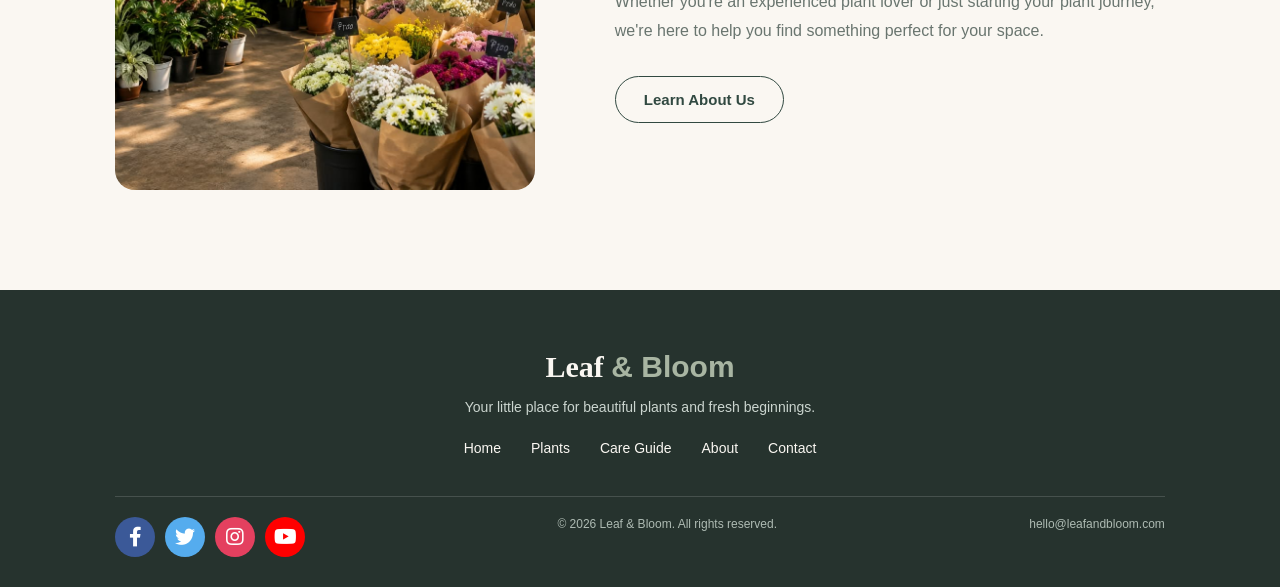
<file: Home.html>
<!DOCTYPE html>
<html lang="en">
<head>

    <meta charset="UTF-8">
    <meta name="viewport" content="width=device-width, initial-scale=1.0">
    <link rel="stylesheet" href="Home.css">
    <link rel="stylesheet" href="https://cdnjs.cloudflare.com/ajax/libs/font-awesome/5.15.1/css/all.min.css">
    <title>
        Leaf & Bloom | Plant Shop
    </title>

</head>

<body>

    <!-- ================= NAVIGATION ================= -->

    <header>

        <a href="Home.html" class="logo">
            🌿 <span>Leaf & Bloom</span>
        </a>

        <nav class="nav-links" aria-label="Main navigation">
            <a href="Home.html" class="active" aria-current="page">
                Home
            </a>
            <a href="Plants.html">Plants</a>
            <a href="Care.html">Care Guide</a>
            <a href="Home.html#about">About Us</a>
            <a href="Contact.html">Contact</a>
        </nav>


    </header>


    <main>

        <!-- ================= HERO ================= -->

        <section class="hero">

            <div class="hero-content">

                <p class="hero-small">WELCOME TO LEAF & BLOOM</p>

                <h1>
                    Bring Nature
                    <span>Into Your Home.</span>
                </h1>

                <p class="hero-description">
                    Beautiful plants for beautiful spaces.
                    Discover plants that bring freshness,
                    warmth, and life into your home.
                </p>

                <div class="hero-buttons">
                    <a href="Plants.html" class="primary-button">
                        Shop Plants
                    </a>

                    <a href="Home.html#about" class="secondary-button">
                        Learn More
                    </a>
                </div>

            </div>


            <div class="hero-image">

                <div class="image-circle"></div>

                <img
                    src="plant-shop-logo.jpg"
                    alt="The Leaf & Bloom Logo"
                >

            </div>

        </section>


        <!-- ================= FAVORITE PLANTS ================= -->

        <section class="favorite-plants">

            <div class="section-heading">

                <p>OUR COLLECTION</p>

                <h2>Favorite Plants</h2>

                <span>
                    Some of our most loved plants for your home.
                </span>

            </div>


            <div class="plant-container">

                <!-- Monstera -->

                <article class="plant-card">

                    <div class="plant-image">
                        <img
                            src="monstera.jpg"
                            alt="Monstera Plant"
                        >
                    </div>

                    <div class="plant-info">

                        <p class="plant-type">
                            INDOOR PLANT
                        </p>

                        <h3>Monstera</h3>

                        <p>
                            A tropical plant known for its
                            large, beautiful leaves.
                        </p>

                        <div class="plant-bottom">

                            <strong>₱450</strong>

                            <a href="Plants.html">
                                View →
                            </a>

                        </div>

                    </div>

                </article>


                <!-- Snake Plant -->

                <article class="plant-card">

                    <div class="plant-image">
                        <img
                            src="snake-plant.jpg"
                            alt="Snake Plant"
                        >
                    </div>

                    <div class="plant-info">

                        <p class="plant-type">
                            EASY CARE
                        </p>

                        <h3>Snake Plant</h3>

                        <p>
                            A hardy, low-maintenance plant
                            perfect for beginners.
                        </p>

                        <div class="plant-bottom">

                            <strong>₱350</strong>

                            <a href="Plants.html">
                                View →
                            </a>

                        </div>

                    </div>

                </article>


                <!-- Peace Lily -->

                <article class="plant-card">

                    <div class="plant-image">
                        <img
                            src="peacelily-plant.jpg"
                            alt="Peace Lily"
                        >
                    </div>

                    <div class="plant-info">

                        <p class="plant-type">
                            FLOWERING PLANT
                        </p>

                        <h3>Peace Lily</h3>

                        <p>
                            An elegant plant with beautiful
                            white blooms and green leaves.
                        </p>

                        <div class="plant-bottom">

                            <strong>₱400</strong>

                            <a href="Plants.html">
                                View →
                            </a>

                        </div>

                    </div>

                </article>

            </div>

        </section>


        <!-- ================= WHY CHOOSE US ================= -->

        <section class="why-choose">

            <div class="section-heading">

                <p>WHY LEAF & BLOOM?</p>

                <h2>Plants With Purpose</h2>

                <span>
                    We make bringing nature into your home simple.
                </span>

            </div>


            <div class="benefits">

                <div class="benefit">

                    <div class="benefit-icon">🌱</div>

                    <h3>Healthy Plants</h3>

                    <p>
                        We provide beautiful and healthy
                        plants ready for your home.
                    </p>

                </div>


                <div class="benefit">

                    <div class="benefit-icon">🏠</div>

                    <h3>Home Friendly</h3>

                    <p>
                        Find plants that are perfect for
                        bedrooms, living rooms, and offices.
                    </p>

                </div>


                <div class="benefit">

                    <div class="benefit-icon">💚</div>

                    <h3>Beginner Friendly</h3>

                    <p>
                        We have easy-care plants for
                        people starting their plant journey.
                    </p>

                </div>


                <div class="benefit">

                    <div class="benefit-icon">📦</div>

                    <h3>Careful Packaging</h3>

                    <p>
                        Every plant is handled carefully
                        before it reaches your home.
                    </p>

                </div>

            </div>

        </section>


        <!-- ================= PLANT CARE ================= -->

        <section class="plant-care">

            <div class="care-content">

                <p class="section-label">
                    PLANT CARE
                </p>

                <h2>
                    Keep Your Plants
                    <span>Happy & Healthy.</span>
                </h2>

                <p>
                    Taking care of plants doesn't have to be
                    difficult. Give them the right amount of
                    light, water, and attention.
                </p>

                <a href="Plants.html" class="primary-button">
                    Explore Plants
                </a>

            </div>


            <div class="care-tips">

                <div class="care-item">
                    <span>☀️</span>
                    <div>
                        <h3>Light</h3>
                        <p>
                            Give your plant the right
                            amount of sunlight.
                        </p>
                    </div>
                </div>


                <div class="care-item">
                    <span>💧</span>
                    <div>
                        <h3>Water</h3>
                        <p>
                            Water when the soil needs
                            moisture.
                        </p>
                    </div>
                </div>


                <div class="care-item">
                    <span>🌿</span>
                    <div>
                        <h3>Care</h3>
                        <p>
                            Keep your leaves clean and
                            your plant healthy.
                        </p>
                    </div>
                </div>

            </div>

        </section>


        <!-- ================= ABOUT ================= -->

        <section class="about" id="about">

            <div class="about-image">

                <img
                    src="plant-shop.jpg"
                    alt="Leaf & Bloom plant"
                >

            </div>


            <div class="about-content">

                <p class="section-label">
                    ABOUT LEAF & BLOOM
                </p>

                <h2>
                    A Little More
                    <span>Green in Your Life.</span>
                </h2>

                <p>
                    At <strong>Leaf & Bloom</strong>, we believe
                    that plants have the power to transform
                    spaces and uplift moods.
                </p>

                <p>
                    Whether you're an experienced plant lover
                    or just starting your plant journey, we're
                    here to help you find something perfect
                    for your space.
                </p>

                <a href="Contact.html" class="secondary-button">
                    Learn About Us
                </a>

            </div>

        </section>

    </main>


    <!-- ================= FOOTER ================= -->

    <footer>

        <div class="footer-logo">
            Leaf <span>& Bloom</span>
        </div>

        <p>
            Your little place for beautiful plants
            and fresh beginnings.
        </p>

        <div class="footer-links">

            <a href="Home.html">Home</a>
            <a href="Plants.html">Plants</a>
            <a href="Care.html">Care Guide</a>
            <a href="Home.html#about">About</a>
            <a href="Contact.html">Contact</a>

        </div>

    <div class="footer-bottom">

        <nav class="social-icons" aria-label="Social media links">

            <a href="https://www.facebook.com/"
               target="_blank"
               rel="noopener noreferrer"
               class="facebook"
               aria-label="Facebook">
                <i class="fab fa-facebook-f" aria-hidden="true"></i>
            </a>

            <a href="https://twitter.com"
               target="_blank"
               rel="noopener noreferrer"
               class="twitter"
               aria-label="Twitter">
                <i class="fab fa-twitter" aria-hidden="true"></i>
            </a>

            <a href="https://instagram.com"
               target="_blank"
               rel="noopener noreferrer"
               class="instagram"
               aria-label="Instagram">
                <i class="fab fa-instagram" aria-hidden="true"></i>
            </a>

            <a href="https://youtube.com"
               target="_blank"
               rel="noopener noreferrer"
               class="youtube"
               aria-label="YouTube">
                <i class="fab fa-youtube" aria-hidden="true"></i>
            </a>

        </nav>

        <p>
            &copy; 2026 Leaf &amp; Bloom.
            All rights reserved.
        </p>

        <p>
            <a href="mailto:hello@leafandbloom.com">
                hello@leafandbloom.com
            </a>
        </p>

    </div>

    </footer>

</body>
</html>
</file>
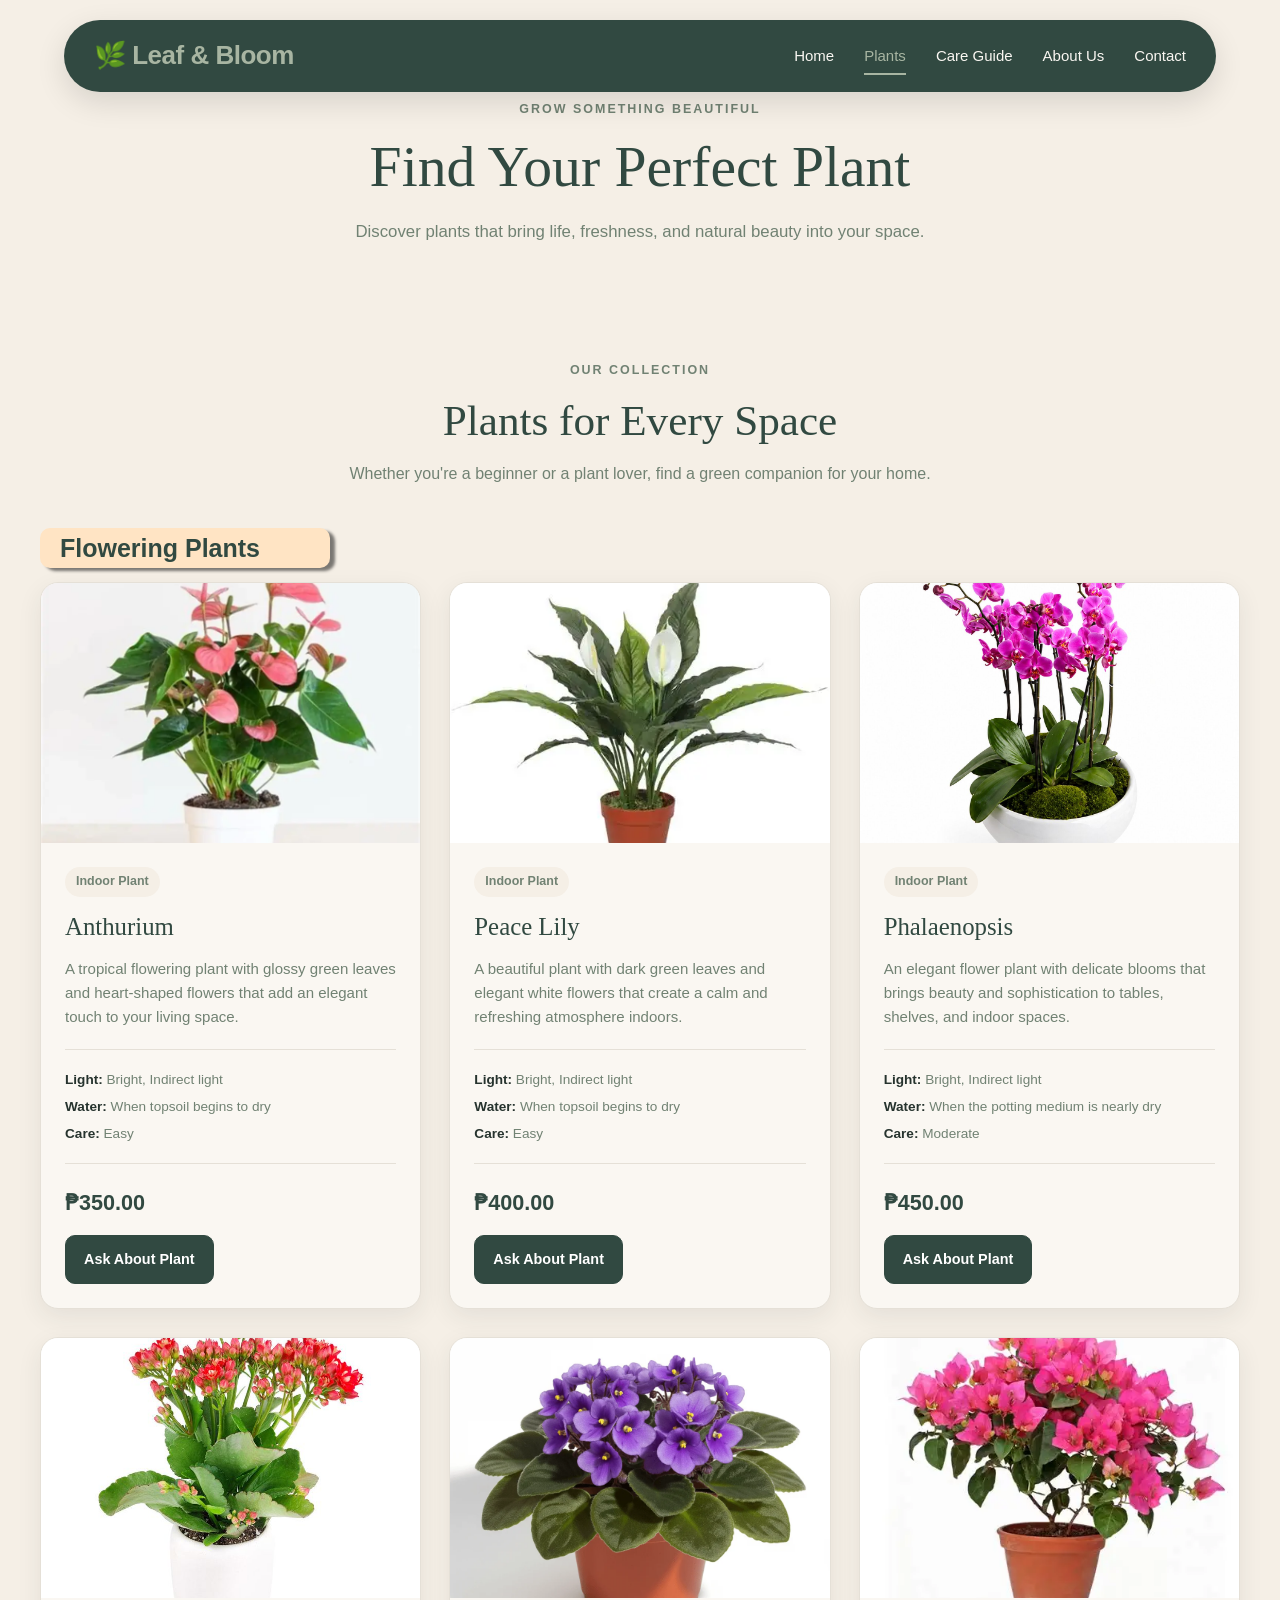
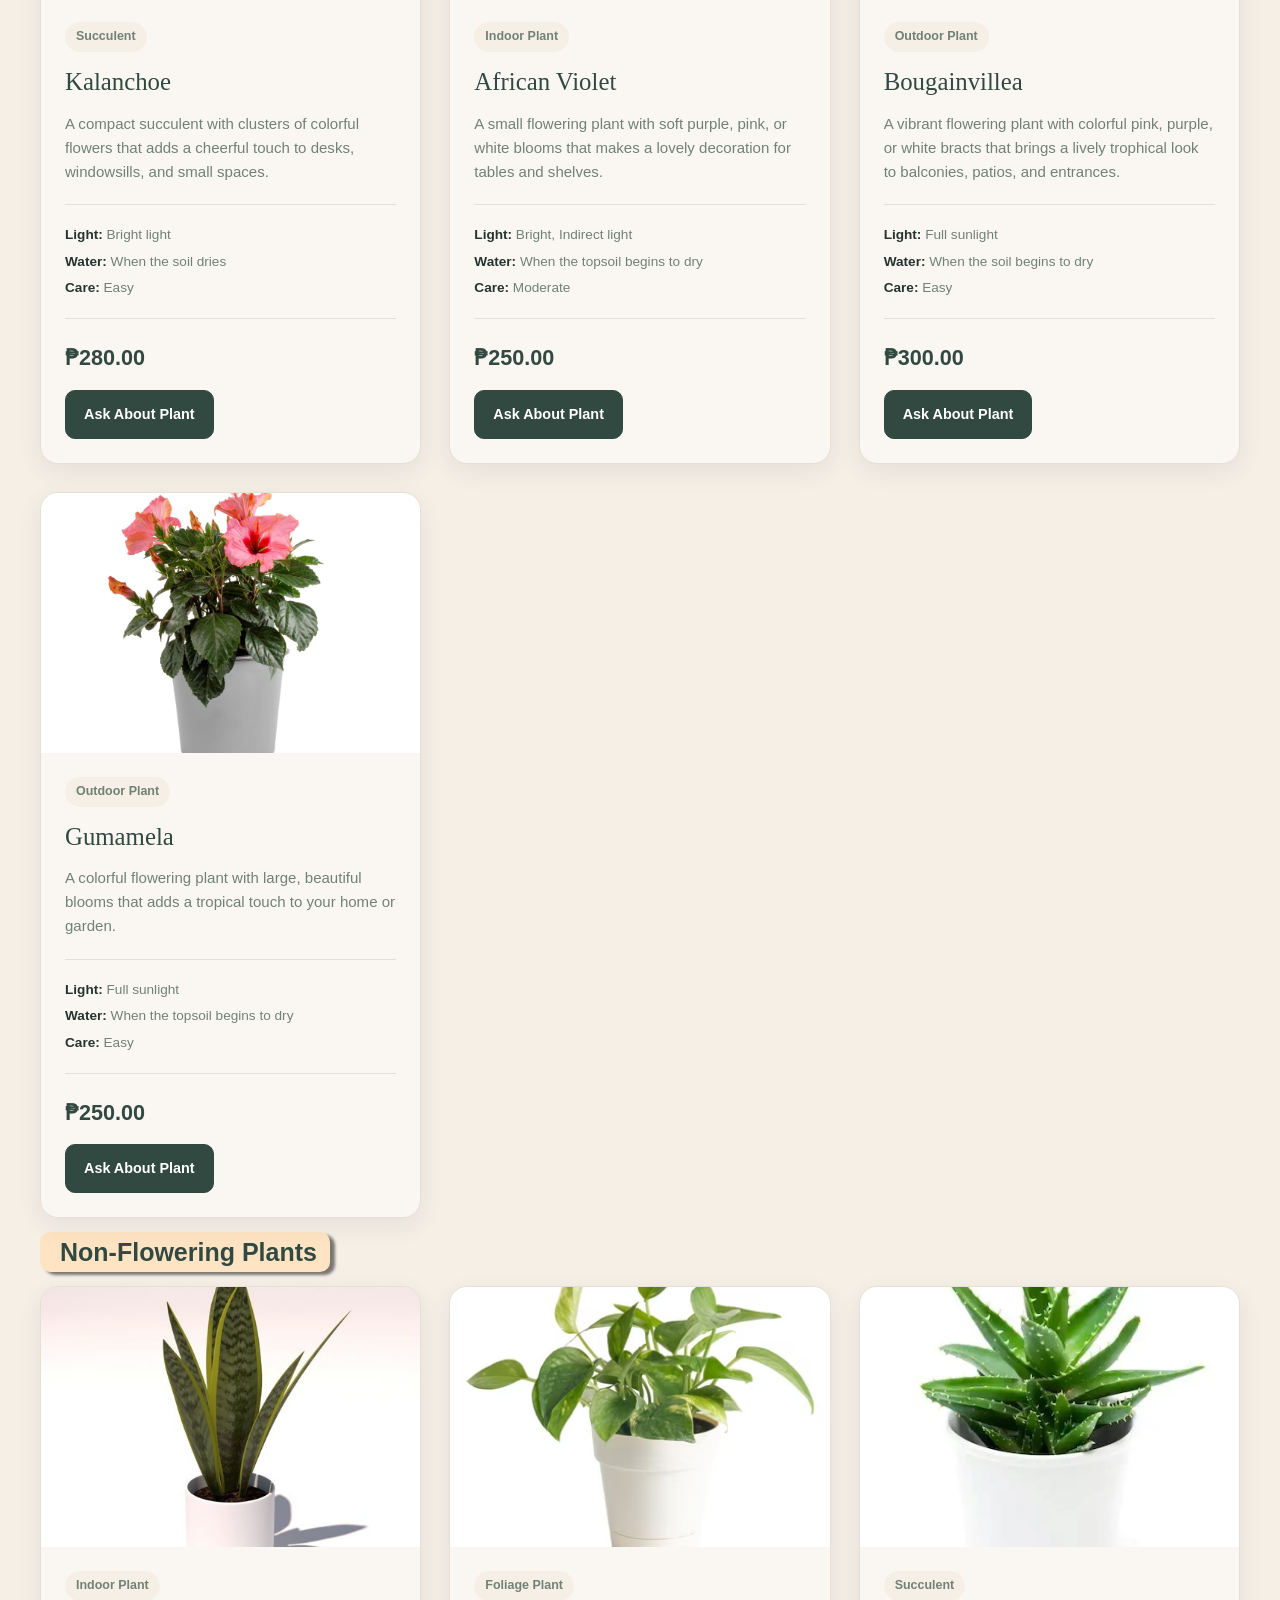
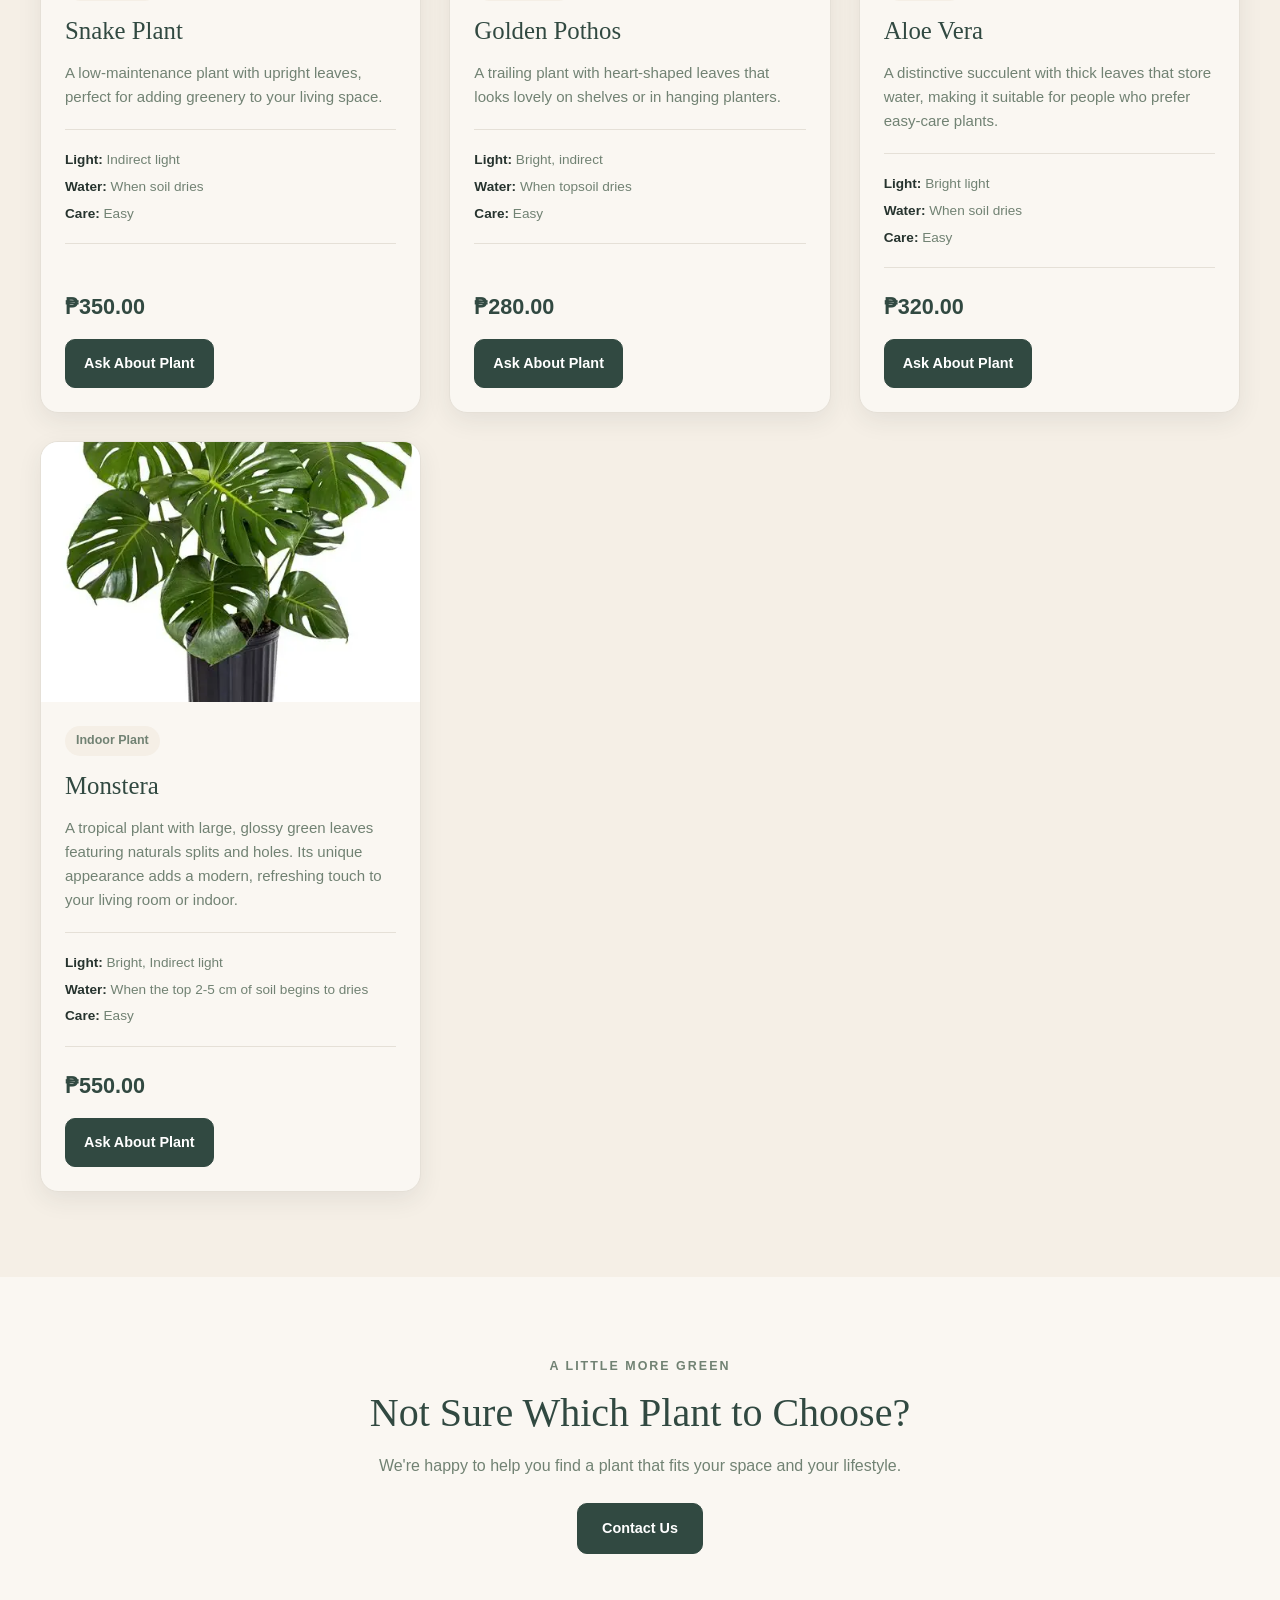
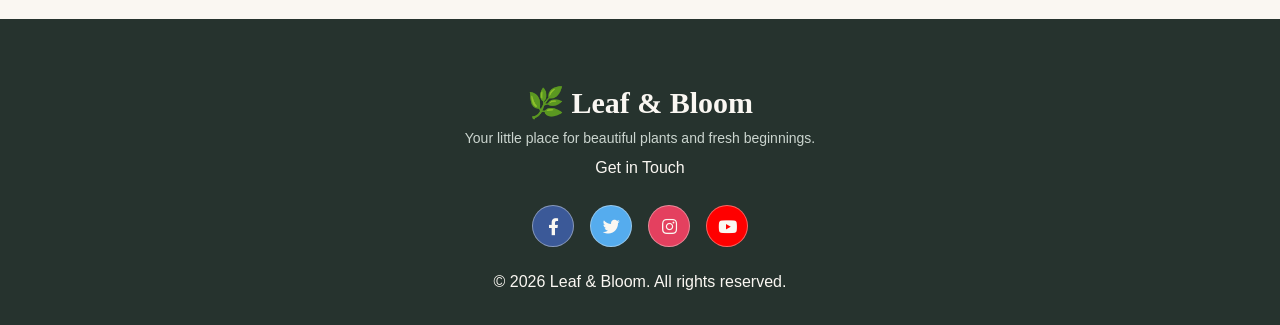
<file: Plants.html>
<!DOCTYPE html>
<html lang="en">
<head>
    <meta charset="UTF-8">
    <meta name="viewport" content="width=device-width, initial-scale=1.0">

    <link rel="stylesheet" href="https://cdnjs.cloudflare.com/ajax/libs/font-awesome/5.15.1/css/all.min.css">
    <link rel="stylesheet" href="Plants.css">

    <title>Leaf & Bloom | Our Plants</title>
</head>

<body>

    <!-- Navigation -->

    <header class="site-header">
        
        <a href="Home.html" class="logo">
            🌿 <span>Leaf & Bloom</span>
        </a>

        <nav class="nav-links" aria-label="Main navigation">
            <a href="Home.html">Home</a>
            <a href="Plants.html" class="active" aria-current="page">
                Plants
            </a>
            <a href="Care.html">Care Guide</a>
            <a href="Home.html#about">About Us</a>
            <a href="Contact.html" class="nav-link">Contact</a>
        </nav>

    </header>

    <!-- Page Introduction -->
    <main>

        <section class="plants-hero">
            <p class="eyebrow">GROW SOMETHING BEAUTIFUL</p>

            <h1>Find Your Perfect Plant</h1>

            <p class="hero-description">
                Discover plants that bring life, freshness,
                and natural beauty into your space.
            </p>
        </section>



        <!-- Plant Collection -->
        <section class="plant-collection" id="plant-collection">

            <div class="section-heading">

                <p class="eyebrow">
                    OUR COLLECTION
                </p>

                <h2>
                    Plants for Every Space
                </h2>

                <p>
                    Whether you're a beginner or a plant lover,
                    find a green companion for your home.
                </p>

            </div>

            <h2 class="Plants">Flowering Plants</h2>

            <div class="plant-grid">

                <article class="plant-card">

                    <img
                        src="Anthurium-plant.jpg"
                        alt="Anthurium plant with heart-shaped flowers"
                        loading="lazy"
                    >

                    <div class="plant-info">

                        <span class="plant-category">
                            Indoor Plant
                        </span>

                        <h3>Anthurium</h3>

                        <p class="plant-description">
                            A tropical flowering plant with glossy green leaves
                            and heart-shaped flowers that add an elegant touch 
                            to your living space.
                        </p>

                        <div class="plant-care">
                            <p><strong>Light:</strong>
                                 Bright, Indirect light
                            </p>

                            <p><strong>Water:</strong>
                                 When topsoil begins to dry
                            </p>

                            <p><strong>Care:</strong> Easy</p>
                        </div>

                        <div class="plant-card-bottom">
                            <p class="plant-price">₱350.00</p>

                            <a
                                href="Contact.html"
                                class="plant-button"
                            >
                                Ask About Plant
                            </a>
                        </div>

                    </div>

                </article>

                <article class="plant-card">

                    <img
                        src="peacelily-plant.jpg"
                        alt="Peace Lily plant with white flowers and lush green leaves"
                        loading="lazy"
                    >

                    <div class="plant-info">

                        <span class="plant-category">
                            Indoor Plant
                        </span>

                        <h3>Peace Lily</h3>

                        <p class="plant-description">
                            A beautiful plant with dark green leaves and 
                            elegant white flowers that create a calm and 
                            refreshing atmosphere indoors.
                        </p>

                        <div class="plant-care">
                            <p><strong>Light:</strong>
                                 Bright, Indirect light
                            </p>

                            <p><strong>Water:</strong>
                                 When topsoil begins to dry
                            </p>

                            <p><strong>Care:</strong> Easy</p>
                        </div>

                        <div class="plant-card-bottom">
                            <p class="plant-price">₱400.00</p>

                            <a
                                href="Contact.html"
                                class="plant-button"
                            >
                                Ask About Plant
                            </a>
                        </div>

                    </div>

                </article>

                <article class="plant-card">

                    <img
                        src="Phalaenopsis-plant.jpg"
                        alt="Phalaenopsis orchids with broad, 
                        leathery leaves dark green and pink flowers"
                        loading="lazy"
                    >

                    <div class="plant-info">

                        <span class="plant-category">
                            Indoor Plant
                        </span>

                        <h3>Phalaenopsis</h3>

                        <p class="plant-description">
                            An elegant flower plant with delicate blooms
                            that brings beauty and sophistication to 
                            tables, shelves, and indoor spaces.
                        </p>

                        <div class="plant-care">
                            <p><strong>Light:</strong>
                                 Bright, Indirect light
                            </p>

                            <p><strong>Water:</strong>
                                 When the potting medium is nearly dry
                            </p>

                            <p><strong>Care:</strong> Moderate</p>
                        </div>

                        <div class="plant-card-bottom">
                            <p class="plant-price">
                                ₱450.00
                            </p>

                            <a
                                href="Contact.html"
                                class="plant-button"
                            >
                                Ask About Plant
                            </a>
                        </div>

                    </div>

                </article>

                <article class="plant-card">

                    <img
                        src="Kalanchoe-plant.jpg"
                        alt="Kalanchoe plant with cluster of colorful flowers"
                        loading="lazy"
                    >

                    <div class="plant-info">

                        <span class="plant-category">
                            Succulent
                        </span>

                        <h3>Kalanchoe</h3>

                        <p class="plant-description">
                            A compact succulent with clusters of colorful
                            flowers that adds a cheerful touch to desks, 
                            windowsills, and small spaces.
                        </p>

                        <div class="plant-care">
                            <p><strong>Light:</strong>
                                 Bright light
                            </p>

                            <p><strong>Water:</strong>
                                 When the soil dries
                            </p>

                            <p><strong>Care:</strong> Easy</p>
                        </div>

                        <div class="plant-card-bottom">
                            <p class="plant-price">
                                ₱280.00
                            </p>

                            <a
                                href="Contact.html"
                                class="plant-button"
                            >
                                Ask About Plant
                            </a>
                        </div>

                    </div>

                </article>

                <article class="plant-card">

                    <img
                        src="AfricanViolet-plant.jpg"
                        alt="African Violet plant blooms with soft purple flowers"
                        loading="lazy"
                    >

                    <div class="plant-info">

                        <span class="plant-category">
                            Indoor Plant
                        </span>

                        <h3>African Violet</h3>

                        <p class="plant-description">
                            A small flowering plant with soft purple,
                            pink, or white blooms that makes a lovely
                            decoration for tables and shelves.
                        </p>

                        <div class="plant-care">
                            <p><strong>Light:</strong>
                                 Bright, Indirect light
                            </p>

                            <p><strong>Water:</strong>
                                 When the topsoil begins to dry
                            </p>

                            <p><strong>Care:</strong> Moderate</p>
                        </div>

                        <div class="plant-card-bottom">
                            <p class="plant-price">
                                ₱250.00
                            </p>

                            <a
                                href="Contact.html"
                                class="plant-button"
                            >
                                Ask About Plant
                            </a>
                        </div>

                    </div>

                </article>

                <article class="plant-card">

                    <img
                        src="Bougainvillea-plant.jpg"
                        alt="African Violet plant blooms with soft purple flowers"
                        loading="lazy"
                    >

                    <div class="plant-info">

                        <span class="plant-category">
                            Outdoor Plant
                        </span>

                        <h3>Bougainvillea</h3>

                        <p class="plant-description">
                            A vibrant flowering plant with colorful
                            pink, purple, or white bracts that brings 
                            a lively trophical look to balconies, 
                            patios, and entrances.
                        </p>

                        <div class="plant-care">
                            <p><strong>Light:</strong>
                                Full sunlight
                            </p>

                            <p><strong>Water:</strong>
                                 When the soil begins to dry
                            </p>

                            <p><strong>Care:</strong> Easy</p>
                        </div>

                        <div class="plant-card-bottom">
                            <p class="plant-price">
                                ₱300.00
                            </p>

                            <a
                                href="Contact.html"
                                class="plant-button"
                            >
                                Ask About Plant
                            </a>
                        </div>

                    </div>

                </article>

                <article class="plant-card">

                    <img
                        src="Gumamela-plant.jpg"
                        alt="Gumamela plant blooms that blooms a beautiful large flowers"
                        loading="lazy"
                    >

                    <div class="plant-info">

                        <span class="plant-category">
                            Outdoor Plant
                        </span>

                        <h3>Gumamela</h3>

                        <p class="plant-description">
                            A colorful flowering plant with large, beautiful
                            blooms that adds a tropical touch to your home
                            or garden.
                        </p>

                        <div class="plant-care">
                            <p><strong>Light:</strong>
                                Full sunlight
                            </p>

                            <p><strong>Water:</strong>
                                 When the topsoil begins to dry
                            </p>

                            <p><strong>Care:</strong> Easy</p>
                        </div>

                        <div class="plant-card-bottom">
                            <p class="plant-price">
                                ₱250.00
                            </p>

                            <a
                                href="Contact.html"
                                class="plant-button"
                            >
                                Ask About Plant
                            </a>
                        </div>

                    </div>

                </article>

            </div>

            <!--==Non-Flowering Plants==-->

                <h2 class="Plants">Non-Flowering Plants</h2>

            <div class="plant-grid">

                <!-- Snake Plant -->
                <article class="plant-card">

                    <img
                        src="snake-plant.jpg"
                        alt="Snake plant with tall, upright green leaves"
                        loading="lazy"
                    >

                    <div class="plant-info">

                        <span class="plant-category">
                            Indoor Plant
                        </span>

                        <h3>Snake Plant</h3>

                        <p class="plant-description">
                            A low-maintenance plant with upright
                            leaves, perfect for adding greenery
                            to your living space.
                        </p>

                        <div class="plant-care">
                            <p><strong>Light:</strong> Indirect light</p>
                            <p><strong>Water:</strong> When soil dries</p>
                            <p><strong>Care:</strong> Easy</p>
                        </div>

                        <div class="plant-card-bottom">
                            <p class="plant-price">₱350.00</p>

                            <a
                                href="Contact.html"
                                class="plant-button"
                            >
                                Ask About Plant
                            </a>
                        </div>

                    </div>

                </article>

                <!-- Golden Pothos -->
                <article class="plant-card">

                    <img
                        src="golden-pothos.jpg"
                        alt="Golden pothos with green and yellow leaves"
                        loading="lazy"
                    >

                    <div class="plant-info">

                        <span class="plant-category">
                            Foliage Plant
                        </span>

                        <h3>Golden Pothos</h3>

                        <p class="plant-description">
                            A trailing plant with heart-shaped leaves
                            that looks lovely on shelves or in
                            hanging planters.
                        </p>

                        <div class="plant-care">
                            <p><strong>Light:</strong> Bright, indirect</p>
                            <p><strong>Water:</strong> When topsoil dries</p>
                            <p><strong>Care:</strong> Easy</p>
                        </div>

                        <div class="plant-card-bottom">
                            <p class="plant-price">₱280.00</p>

                            <a
                                href="Contact.html"
                                class="plant-button"
                            >
                                Ask About Plant
                            </a>
                        </div>

                    </div>
                </article>

                <!-- Aloe Vera -->
                <article class="plant-card">

                    <img
                        src="aloe-vera.jpg"
                        alt="Aloe vera plant with thick, pointed green leaves"
                        loading="lazy"
                    >

                    <div class="plant-info">

                        <span class="plant-category">
                            Succulent
                        </span>

                        <h3>Aloe Vera</h3>

                        <p class="plant-description">
                            A distinctive succulent with thick leaves
                            that store water, making it suitable
                            for people who prefer easy-care plants.
                        </p>

                        <div class="plant-care">
                            <p><strong>Light:</strong> Bright light</p>
                            <p><strong>Water:</strong> When soil dries</p>
                            <p><strong>Care:</strong> Easy</p>
                        </div>

                        <div class="plant-card-bottom">
                            <p class="plant-price">₱320.00</p>

                            <a
                                href="Contact.html"
                                class="plant-button"
                            >
                                Ask About Plant
                            </a>
                        </div>

                    </div>
                </article>

                <article class="plant-card">

                    <img
                        src="monstera.jpg"
                        alt="Monstera plant with large, glossy green 
                        leaves that has a splits and holes"
                        loading="lazy"
                    >

                    <div class="plant-info">

                        <span class="plant-category">
                            Indoor Plant
                        </span>

                        <h3>Monstera</h3>

                        <p class="plant-description">
                            A tropical plant with large, glossy green leaves 
                            featuring naturals splits and holes. Its unique
                            appearance adds a modern, refreshing touch to your
                            living room or indoor.
                        </p>

                        <div class="plant-care">
                            <p><strong>Light:</strong>
                                Bright, Indirect light
                            </p>

                            <p><strong>Water:</strong>
                                 When the top 2-5 cm of soil begins to dries
                            </p>

                            <p><strong>Care:</strong> Easy</p>
                        </div>

                        <div class="plant-card-bottom">
                            <p class="plant-price">
                                ₱550.00
                            </p>

                            <a
                                href="Contact.html"
                                class="plant-button"
                            >
                                Ask About Plant
                            </a>
                        </div>

                    </div>

                </article>


            </div>
        </section>

        <!-- Closing Section -->

        <section class="plant-message">
            <p class="eyebrow">A LITTLE MORE GREEN</p>

            <h2>Not Sure Which Plant to Choose?</h2>

            <p>
                We're happy to help you find a plant that fits
                your space and your lifestyle.
            </p>

            <a href="Contact.html" class="secondary-button">
                Contact Us
            </a>
        </section>

    </main>

    <!-- Footer -->
    <footer class="site-footer">
        <a href="Home.html" class="footer-logo">
            🌿 Leaf & Bloom
        </a>

        <p>
            Your little place for beautiful plants
            and fresh beginnings.
        </p>

        <a href="Contact.html" class="footer-contact">Get in Touch</a>

        <div class="footer-bottom">

            <nav class="social-icons" aria-label="Social media links">

                <a href="https://www.facebook.com/"
                   target="_blank"
                   rel="noopener noreferrer"
                   class="facebook"
                   aria-label="Facebook">
                    <i class="fab fa-facebook-f" aria-hidden="true"></i>
                </a>

                <a href="https://twitter.com/"
                   target="_blank"
                   rel="noopener noreferrer"
                   class="twitter"
                   aria-label="Twitter">
                    <i class="fab fa-twitter" aria-hidden="true"></i>
                </a>

                <a href="https://www.instagram.com/"
                   target="_blank"
                   rel="noopener noreferrer"
                   class="instagram"
                   aria-label="Instagram">
                    <i class="fab fa-instagram" aria-hidden="true"></i>
                </a>

                <a href="https://www.youtube.com/"
                   target="_blank"
                   rel="noopener noreferrer"
                   class="youtube"
                   aria-label="YouTube">
                    <i class="fab fa-youtube" aria-hidden="true"></i>
                </a>

            </nav>

            <p class="copyright">
                &copy; 2026 Leaf & Bloom. All rights reserved.
            </p>

        </div>
    </footer>

</body>
</html>
</file>
<file: Home.css>
/* ==========GLOBAL========== */

* {
    box-sizing: border-box;
    margin: 0;
    padding: 0;
    font-family: Arial, sans-serif;
}
html {
    scroll-behavior: smooth;
}

body {
    width: 100%;
    min-height: 100vh;
    overflow-x: hidden;
    background-color: #f5efe6;
    color: #26332e;
}

a {
    text-decoration: none;
    color: inherit;
}

img {
    width: 100%;
    display: block;
}

/* ==================================================
   COLORS

   Dark Green  : #314941
   Warm Beige  : #f5efe6
   Cream       : #faf7f2
   Sage        : #a8b5a2
   Dark Text   : #26332e
================================================== */

/* ===========HEADER=========== */

header {
    position: fixed;
    top: 20px;
    left: 50%;
    transform: translateX(-50%);
    width: 90%;
    max-width: 1200px;
    padding: 15px 30px;
    background-color: #314941;
    display: flex;
    justify-content: space-between;
    align-items: center;
    border-radius: 50px;
    box-shadow:
        0 10px 30px rgba(0, 0, 0, 0.12);
    z-index: 1000;
}

/* ==========LOGO========= */

.logo {
    font-size: 26px;
    color: #f5efe6;
    font-weight: 800;
    letter-spacing: -0.5px;
    transition: 0.3s ease;
}

.logo span {
    color: #a8b5a2;
}

.logo:hover {
    transform: scale(1.04);
}

/* ===========NAVIGATION============ */

.nav-links {
    display: flex;
    align-items: center;
    gap: 30px;
}

.nav-links a {
    position: relative;
    font-size: 15px;
    color: #faf7f2;
    font-weight: 500;
    transition: 0.3s ease;
}

.nav-links a::after {
    content: "";
    position: absolute;
    left: 0;
    bottom: -7px;
    width: 0;
    height: 2px;
    background-color: #a8b5a2;
    transition: 0.3s ease;
}

.nav-links a:hover::after,
.nav-links a.active::after {
    width: 100%;
}

.nav-links a:hover,
.nav-links a.active {
    color: #a8b5a2;
}

/* ==========GENERAL SECTION========== */

section {
    width: 100%;
}

/* =========HERO======== */

.hero {
    min-height: 100vh;
    padding: 150px 9% 80px;
    display: flex;
    justify-content: space-between;
    align-items: center;
    gap: 70px;
    background-color: #f5efe6;
}

/* Hero text */

.hero-content {
    max-width: 600px;
}

.hero-small {
    font-size: 13px;
    color: #718273;
    letter-spacing: 3px;
    font-weight: 700;
    margin-bottom: 20px;
}

.hero h1 {
    font-family: Georgia, serif;
    font-size: clamp(50px, 7vw, 80px);
    line-height: 1.05;
    color: #314941;
    margin-bottom: 25px;
}

.hero h1 span {
    display: block;
    color: #718273;
}

.hero-description {
    max-width: 520px;
    font-size: 17px;
    line-height: 1.8;
    color: #5c6963;
    margin-bottom: 35px;
}

/* Hero buttons */

.hero-buttons {
    display: flex;
    align-items: center;
    gap: 15px;
}

.primary-button,
.secondary-button {
    display: inline-block;
    padding: 14px 28px;
    border-radius: 50px;
    font-size: 15px;
    font-weight: 700;
    transition: 0.3s ease;
}

.primary-button {
    background-color: #314941;
    color: #faf7f2;
    box-shadow:
        0 8px 20px rgba(49, 73, 65, 0.2);
}

.primary-button:hover {
    transform: translateY(-3px);
    background-color: #3d5a50;
}

.secondary-button {
    border: 1.5px solid #314941;
    color: #314941;
    background-color: transparent;
}

.secondary-button:hover {
    background-color: #314941;
    color: #faf7f2;
}

/* Hero image */

.hero-image {
    position: relative;
    width: 450px;
    height: 450px;
    display: flex;
    justify-content: center;
    align-items: center;
}

.image-circle {
    position: absolute;
    width: 380px;
    height: 380px;
    background-color: #a8b5a2;
    border-radius: 50%;
}

.hero-image img {
    position: relative;
    width: 320px;
    height: 320px;
    object-fit: cover;
    border-radius: 50%;
    box-shadow:
        0 20px 40px rgba(0, 0, 0, 0.15);
}

/* =======SECTION HEADING======= */

.section-heading {
    text-align: center;
    margin-bottom: 50px;
}

.section-heading p {
    font-size: 12px;
    letter-spacing: 3px;
    color: #718273;
    font-weight: 700;
    margin-bottom: 10px;
}

.section-heading h2 {
    font-family: Georgia, serif;
    font-size: 45px;
    color: #314941;
    margin-bottom: 12px;
}

.section-heading span {
    font-size: 15px;
    color: #69756f;
}

/* =======FAVORITE PLANTS====== */

.favorite-plants {
    padding: 100px 9%;
    background-color: #faf7f2;
}

.plant-container {
    max-width: 1200px;
    margin: auto;
    display: grid;
    grid-template-columns:
        repeat(3, 1fr);
    gap: 16px;
}

/* Plant card */

.plant-card {
    background-color: #f5efe6;
    border-radius: 20px;
    overflow: hidden;
    box-shadow:
        0 10px 30px rgba(0, 0, 0, 0.06);
    transition: 0.35s ease;
}

.plant-card:hover {
    transform: translateY(-8px);
    box-shadow:
        0 18px 40px rgba(0, 0, 0, 0.12);
}

/* Plant image */

.plant-image {
    height: 280px;
    overflow: hidden;
}

.plant-image img {
    width: 100%;
    height: 100%;
    object-fit: cover;
    transition: 0.5s ease;
}

.plant-card:hover .plant-image img {
    transform: scale(1.05);
}

/* Plant information */

.plant-info {
    padding: 25px;
}

.plant-type {
    font-size: 11px;
    letter-spacing: 2px;
    color: #718273;
    font-weight: 700;
    margin-bottom: 10px;
}

.plant-info h3 {
    font-family: Georgia, serif;
    font-size: 26px;
    color: #314941;
    margin-bottom: 10px;
}

.plant-info > p:not(.plant-type) {
    font-size: 14px;
    line-height: 1.7;
    color: #69756f;
    margin-bottom: 20px;
}

.plant-bottom {
    display: flex;
    justify-content: space-between;
    align-items: center;
}

.plant-bottom strong {
    font-size: 20px;
    color: #314941;
}

.plant-bottom a {
    font-size: 14px;
    font-weight: 700;
    color: #718273;
    transition: 0.3s ease;
}

.plant-bottom a:hover {
    color: #314941;
}

/* ==WHY CHOOSE US==*/

.why-choose {
    padding: 100px 9%;
    background-color: #314941;
    color: #faf7f2;
}

.why-choose .section-heading p {
    color: #a8b5a2;
}

.why-choose .section-heading h2 {
    color: #faf7f2;
}

.why-choose .section-heading span {
    color: #d4ddd7;
}

/* Benefits */

.benefits {
    max-width: 1100px;
    margin: auto;
    display: grid;
    grid-template-columns:
        repeat(4, 1fr);
    gap: 30px;
}

.benefit {
    text-align: center;
    padding: 20px;
}

.benefit-icon {
    font-size: 35px;
    margin-bottom: 20px;
}

.benefit h3 {
    font-family: Georgia, serif;
    font-size: 20px;
    margin-bottom: 10px;
}

.benefit p {
    font-size: 14px;
    line-height: 1.7;
    color: #d4ddd7;
}

/* ===PLANT CARE=== */

.plant-care {
    padding: 100px 9%;
    background-color: #a8b5a2;
    display: flex;
    justify-content: space-between;
    align-items: center;
    gap: 80px;
}

.care-content {
    max-width: 550px;
}

.section-label {
    font-size: 12px;
    letter-spacing: 3px;
    font-weight: 700;
    color: #314941;
    margin-bottom: 15px;
}

.care-content h2 {
    font-family: Georgia, serif;
    font-size: 45px;
    line-height: 1.15;
    color: #314941;
    margin-bottom: 20px;
}

.care-content h2 span {
    display: block;
    color: #faf7f2;
}

.care-content > p:not(.section-label) {
    font-size: 16px;
    line-height: 1.8;
    color: #40534a;
    margin-bottom: 30px;
}

/* Care tips */

.care-tips {
    width: 450px;
    display: flex;
    flex-direction: column;
    gap: 15px;
}

.care-item {
    padding: 20px;
    background-color: #faf7f2;
    border-radius: 15px;
    display: flex;
    align-items: center;
    gap: 20px;
    box-shadow:
        0 8px 20px rgba(0, 0, 0, 0.07);
}

.care-item > span {
    font-size: 30px;
}

.care-item h3 {
    font-family: Georgia, serif;
    font-size: 19px;
    color: #314941;
    margin-bottom: 5px;
}

.care-item p {
    font-size: 13px;
    line-height: 1.5;
    color: #68756e;
}

/* ===ABOUT=== */

.about {
    padding: 100px 9%;
    background-color: #faf7f2;
    display: flex;
    align-items: center;
    justify-content: center;
    gap: 80px;
}

.about-image {
    width: 450px;
    height: 500px;
    overflow: hidden;
    border-radius:
        200px 200px 20px 20px;
}

.about-image img {
    width: 100%;
    height: 100%;
    object-fit: cover;
}

.about-content {
    max-width: 550px;
}

.about-content h2 {
    font-family: Georgia, serif;
    font-size: 45px;
    line-height: 1.15;
    color: #314941;
    margin-bottom: 25px;
}

.about-content h2 span {
    display: block;
    color: #718273;
}

.about-content p:not(.section-label) {
    font-size: 16px;
    line-height: 1.8;
    color: #69756f;
    margin-bottom: 15px;
}

.about-content .secondary-button {
    margin-top: 15px;
}

/* ===social Media Icons=== */

.social-icons {
    display: flex;
    gap: 10px;
    justify-content: center;
}
.social-icons a {
    text-decoration: none;
    color: white;
    font-size: 20px;
    width: 40px;
    height: 40px;
    display: flex;
    align-items: center;
    justify-content: center;
    border-radius: 50%;
    transition: opacity 0.3s ease;
}

.social-icons a:hover {
    opacity: 0.7;
}

.facebook { 
    background-color: #3b5998; 
}

.twitter { 
    background-color: #55acee; 
}

.instagram { 
    background-color: #e4405f; 
}

.youtube { 
    background-color: #ff0000; 
}

/* =====FOOTER===== */

footer {
    padding: 60px 9% 30px;
    background-color: #26332e;
    color: #faf7f2;
    text-align: center;
}

.footer-logo {
    font-family: Georgia, serif;
    font-size: 30px;
    font-weight: 700;
    margin-bottom: 15px;
}

.footer-logo span {
    color: #a8b5a2;
}

footer > p {
    font-size: 14px;
    color: #cbd5cf;
    margin-bottom: 25px;
}

.footer-links {
    display: flex;
    justify-content: center;
    gap: 30px;
    margin-bottom: 40px;
}

.footer-links a {
    font-size: 14px;
    color: #faf7f2;
    transition: 0.3s ease;
}

.footer-links a:hover {
    color: #a8b5a2;
}

.footer-bottom {
    padding-top: 20px;
    border-top: 1px solid rgba(255, 255, 255, 0.15);
    display: flex;
    justify-content: space-between;
    color: #aebbb3;
}

.footer-bottom p {
    font-size: 12px;
}

/* =======RESPONSIVE DESIGN====== */

@media (max-width: 1000px) {

    .hero {
        gap: 30px;
    }

    .hero-image {
        width: 380px;
        height: 380px;
    }

    .image-circle {
        width: 320px;
        height: 320px;
    }

    .hero-image img {
        width: 270px;
        height: 340px;
    }

    .benefits {
        grid-template-columns:
            repeat(2, 1fr);
    }

    .plant-care {
        flex-direction: column;
        align-items: flex-start;
    }

    .care-tips {
        width: 100%;
    }

    .about {
        gap: 40px;
    }

}

@media (max-width: 768px) {

    header {
        width: 94%;

        padding:
            15px 20px;
    }

    .nav-links {
        gap: 15px;
    }

    .nav-links a {
        font-size: 13px;
    }

    .logo {
        font-size: 20px;
    }

    .hero {
        padding-top: 140px;
        flex-direction: column;
        text-align: center;
    }

    .hero-description {
        margin-left: auto;
        margin-right: auto;
    }

    .hero-buttons {
        justify-content: center;
    }

    .hero-image {
        margin-top: 30px;
    }

    .plant-container {
        grid-template-columns: 1fr;
        max-width: 450px;
    }

    .benefits {
        grid-template-columns: 1fr;
    }

    .about {
        flex-direction: column;
    }

    .about-image {
        width: 100%;
        max-width: 450px;
    }

    .about-content {
        text-align: center;
    }

    .footer-bottom {
        flex-direction: column;
        gap: 10px;
    }

}

@media (max-width: 500px) {

    header {
        position: absolute;
        flex-direction: column;
        gap: 15px;
        border-radius: 20px;
    }

    .nav-links {
        flex-wrap: wrap;
        justify-content: center;
    }

    .hero {
        padding-top: 180px;
    }

    .hero h1 {
        font-size: 50px;
    }

    .hero-image {
        width: 300px;
        height: 300px;
    }

    .image-circle {
        width: 250px;
        height: 250px;
    }

    .hero-image img {
        width: 210px;
        height: 270px;
    }

    .care-tips {
        width: 100%;
    }

    .footer-links {
        flex-wrap: wrap;
    }

}
</file>
<file: Pages.css>
/* ==================================================
   LEAF & BLOOM - ABOUT, CARE GUIDE AND CONTACT PAGES

   Load AFTER Home.css. The header, footer, buttons,
   section headings and colors come from Home.css;
   this file only adds what the new pages need.

   Colors
   Dark Green  : #314941
   Warm Beige  : #f5efe6
   Cream       : #faf7f2
   Sage        : #a8b5a2
   Muted Green : #718273
   Dark Text   : #26332e
================================================== */

/* ===== PAGE HERO ===== */

.page-hero {
    min-height: 70vh;
    padding: 150px 9% 80px;
    display: flex;
    justify-content: space-between;
    align-items: center;
    gap: 60px;
    background-color: #f5efe6;
}

.page-hero-text {
    max-width: 560px;
}

.page-hero h1 {
    font-family: Georgia, serif;
    font-size: clamp(40px, 6vw, 64px);
    line-height: 1.1;
    color: #314941;
    margin-bottom: 22px;
}

.page-hero h1 span {
    display: block;
    color: #718273;
}

.page-hero-text > p:not(.hero-small) {
    font-size: 17px;
    line-height: 1.8;
    color: #5c6963;
    margin-bottom: 30px;
}

/* ===== IMAGE FRAME (used for all illustrations) ===== */

.media-frame {
    overflow: hidden;
    border-radius: 24px;
    background-color: #e9e7dc;
    box-shadow: 0 18px 40px rgba(0, 0, 0, 0.12);
}

.media-frame img {
    width: 100%;
    height: auto;
    aspect-ratio: 4 / 3;
    object-fit: cover;
}

.page-hero .media-frame {
    flex: 0 0 460px;
    max-width: 100%;
}

/* ===== CONTENT SECTIONS ===== */

.content-section {
    padding: 90px 9%;
    background-color: #faf7f2;
}

.content-section.alt {
    background-color: #f5efe6;
}

/* Image + text side by side */

.split {
    max-width: 1100px;
    margin: auto;
    display: flex;
    align-items: center;
    gap: 70px;
}

.split.reverse {
    flex-direction: row-reverse;
}

.split .media-frame {
    flex: 0 0 460px;
    max-width: 100%;
}

.split-text h2 {
    font-family: Georgia, serif;
    font-size: 40px;
    line-height: 1.15;
    color: #314941;
    margin-bottom: 20px;
}

.split-text h2 span {
    display: block;
    color: #718273;
}

.split-text p {
    font-size: 16px;
    line-height: 1.8;
    color: #69756f;
    margin-bottom: 15px;
}

.check-list {
    list-style: none;
    margin: 20px 0 28px;
}

.check-list li {
    position: relative;
    padding-left: 30px;
    margin-bottom: 10px;
    font-size: 15px;
    line-height: 1.6;
    color: #4d5b54;
}

.check-list li::before {
    content: "\2713";
    position: absolute;
    left: 0;
    color: #314941;
    font-weight: 700;
}

/* ===== CARDS WITH IMAGES ===== */

.card-grid {
    max-width: 1200px;
    margin: auto;
    display: grid;
    grid-template-columns: repeat(3, 1fr);
    gap: 24px;
}

.info-card {
    overflow: hidden;
    border-radius: 20px;
    background-color: #f5efe6;
    box-shadow: 0 10px 30px rgba(0, 0, 0, 0.06);
    transition: 0.35s ease;
}

.alt .info-card {
    background-color: #faf7f2;
}

.info-card:hover {
    transform: translateY(-8px);
    box-shadow: 0 18px 40px rgba(0, 0, 0, 0.12);
}

.info-card img {
    width: 100%;
    height: 220px;
    object-fit: cover;
}

.info-card-body {
    padding: 25px;
}

.card-tag {
    font-size: 11px;
    letter-spacing: 2px;
    font-weight: 700;
    color: #718273;
    margin-bottom: 8px;
}

.info-card h3 {
    font-family: Georgia, serif;
    font-size: 24px;
    color: #314941;
    margin-bottom: 10px;
}

.info-card p {
    font-size: 14px;
    line-height: 1.7;
    color: #69756f;
    margin-bottom: 14px;
}

.tip-list {
    list-style: none;
}

.tip-list li {
    position: relative;
    padding-left: 22px;
    margin-bottom: 6px;
    font-size: 14px;
    line-height: 1.6;
    color: #4d5b54;
}

.tip-list li::before {
    content: "\1F331";
    position: absolute;
    left: 0;
    font-size: 12px;
}

.card-facts {
    margin-top: 14px;
    padding-top: 12px;
    border-top: 1px solid #e5e0d7;
    font-size: 13px;
    line-height: 1.7;
    color: #69756f;
}

.card-facts strong {
    color: #26332e;
}

/* ===== TROUBLESHOOTING TABLE ===== */

.table-wrap {
    max-width: 1100px;
    margin: auto;
    overflow-x: auto;
    border-radius: 16px;
    box-shadow: 0 10px 30px rgba(0, 0, 0, 0.06);
}

.care-table {
    width: 100%;
    min-width: 640px;
    border-collapse: collapse;
    background-color: #faf7f2;
}

.care-table th,
.care-table td {
    padding: 16px 20px;
    text-align: left;
    vertical-align: top;
    font-size: 14px;
    line-height: 1.6;
    border-bottom: 1px solid #e5e0d7;
}

.care-table thead th {
    background-color: #314941;
    color: #faf7f2;
    font-size: 13px;
    letter-spacing: 1px;
}

.care-table tbody th {
    color: #314941;
    font-weight: 700;
}

.care-table td {
    color: #69756f;
}

.care-table tbody tr:last-child th,
.care-table tbody tr:last-child td {
    border-bottom: none;
}

/* Visible to screen readers only */

.sr-only {
    position: absolute;
    width: 1px;
    height: 1px;
    overflow: hidden;
    clip: rect(0 0 0 0);
    white-space: nowrap;
}

/* ===== FAQ ===== */

.faq {
    max-width: 800px;
    margin: auto;
    display: flex;
    flex-direction: column;
    gap: 12px;
}

.faq details {
    padding: 0 22px;
    border: 1px solid #e5e0d7;
    border-radius: 14px;
    background-color: #faf7f2;
}

.alt .faq details {
    background-color: #faf7f2;
}

.faq summary {
    display: flex;
    justify-content: space-between;
    gap: 15px;
    padding: 18px 0;
    cursor: pointer;
    list-style: none;
    font-size: 16px;
    font-weight: 700;
    color: #314941;
}

.faq summary::-webkit-details-marker {
    display: none;
}

.faq summary::after {
    content: "+";
    font-size: 22px;
    line-height: 1;
    color: #718273;
}

.faq details[open] summary::after {
    content: "\2013";
}

.faq details p {
    padding-bottom: 18px;
    font-size: 15px;
    line-height: 1.7;
    color: #69756f;
}

/* ===== CONTACT FORM AND DETAILS ===== */

.contact-layout {
    max-width: 1100px;
    margin: auto;
    display: grid;
    grid-template-columns: 1.4fr 1fr;
    gap: 30px;
    align-items: start;
}

.contact-card {
    padding: 35px;
    border-radius: 20px;
    background-color: #faf7f2;
    box-shadow: 0 10px 30px rgba(0, 0, 0, 0.06);
}

.contact-card h2 {
    font-family: Georgia, serif;
    font-size: 30px;
    color: #314941;
    margin-bottom: 8px;
}

.contact-card > p {
    font-size: 15px;
    line-height: 1.7;
    color: #69756f;
    margin-bottom: 25px;
}

.form-field {
    display: flex;
    flex-direction: column;
    gap: 6px;
    margin-bottom: 18px;
}

.form-field label {
    font-size: 13px;
    font-weight: 700;
    color: #314941;
}

.form-field input,
.form-field select,
.form-field textarea {
    width: 100%;
    padding: 13px 15px;
    border: 1px solid #cfc8b9;
    border-radius: 10px;
    background-color: #ffffff;
    font-size: 15px;
    color: #26332e;
}

.form-field textarea {
    min-height: 140px;
    resize: vertical;
}

.form-field input:focus-visible,
.form-field select:focus-visible,
.form-field textarea:focus-visible {
    outline: 3px solid #a8b5a2;
    outline-offset: 1px;
}

button.primary-button {
    border: none;
    cursor: pointer;
}

.form-note {
    margin-top: 14px;
    font-size: 12px;
    color: #718273;
}

.contact-list {
    list-style: none;
}

.contact-list li {
    display: flex;
    gap: 15px;
    margin-bottom: 22px;
}

.contact-icon {
    font-size: 24px;
}

.contact-list h3 {
    font-family: Georgia, serif;
    font-size: 18px;
    color: #314941;
    margin-bottom: 4px;
}

.contact-list p,
.contact-list a {
    font-size: 14px;
    line-height: 1.6;
    color: #69756f;
}

.contact-list a {
    border-bottom: 1px solid #a8b5a2;
}

.contact-card .social-icons {
    justify-content: flex-start;
    margin-top: 5px;
}

/* ===== CALL-TO-ACTION BAND ===== */

.cta-band {
    padding: 80px 9%;
    background-color: #a8b5a2;
    text-align: center;
}

.cta-band h2 {
    font-family: Georgia, serif;
    font-size: 40px;
    line-height: 1.15;
    color: #314941;
    margin-bottom: 15px;
}

.cta-band p {
    max-width: 560px;
    margin: 0 auto 30px;
    font-size: 16px;
    line-height: 1.8;
    color: #40534a;
}

.cta-buttons {
    display: flex;
    justify-content: center;
    flex-wrap: wrap;
    gap: 15px;
}

/* ===== KEYBOARD FOCUS ===== */

.primary-button:focus-visible,
.secondary-button:focus-visible,
.nav-links a:focus-visible,
.faq summary:focus-visible {
    outline: 3px solid #a8b5a2;
    outline-offset: 3px;
}

/* ===== RESPONSIVE DESIGN ===== */

@media (max-width: 1000px) {

    .page-hero {
        gap: 30px;
    }

    .page-hero .media-frame,
    .split .media-frame {
        flex-basis: 380px;
    }

    .split {
        gap: 40px;
    }

    .card-grid {
        grid-template-columns: repeat(2, 1fr);
    }

}

@media (max-width: 768px) {

    .page-hero {
        padding-top: 140px;
        flex-direction: column;
        text-align: center;
    }

    .page-hero .media-frame {
        flex-basis: auto;
        width: 100%;
        max-width: 460px;
    }

    .split,
    .split.reverse {
        flex-direction: column;
        text-align: center;
    }

    .split .media-frame {
        flex-basis: auto;
        width: 100%;
        max-width: 460px;
    }

    .split-text .check-list {
        text-align: left;
    }

    .card-grid {
        grid-template-columns: 1fr;
        max-width: 450px;
    }

    .contact-layout {
        grid-template-columns: 1fr;
    }

    .cta-band h2,
    .split-text h2 {
        font-size: 32px;
    }

}

@media (max-width: 500px) {

    .page-hero {
        padding-top: 180px;
    }

    .contact-card {
        padding: 25px 20px;
    }

}
</file>
<file: Plants.css>
/* ========================================
   LEAF & BLOOM - PLANTS PAGE
   Consistent with the homepage color theme
======================================== */

/* Color palette and shared defaults */

:root {
    --forest-green: #314941;
    --warm-beige: #f5efe6;
    --cream: #faf7f2;
    --sage: #a8b5a2;
    --dark-text: #26332e;
    --muted-green: #718273;
    --white: #ffffff;
    --border-color: #e5e0d7;
    --soft-shadow: 0 8px 24px rgba(38, 51, 46, 0.08);
}

* {
    box-sizing: border-box;
    margin: 0;
    padding: 0;
}

html {
    scroll-behavior: smooth;
    scroll-padding-top: 100px;
}

body {
    min-height: 100vh;
    background-color: var(--warm-beige);
    color: var(--dark-text);
    font-family: Arial, Helvetica, sans-serif;
    line-height: 1.6;
}

a {
    color: inherit;
    text-decoration: none;
}

img {
    display: block;
    max-width: 100%;
}

/* ========================================
   NAVIGATION
======================================== */

.site-header {
    position: fixed;
    top: 20px;
    left: 50%;
    transform: translateX(-50%);

    width: 90%;
    max-width: 1200px;
    min-height: auto;
    margin: 0;
    padding: 15px 30px;

    display: flex;
    flex-direction: row;
    justify-content: space-between;
    align-items: center;
    gap: 20px;

    background-color: #314941;
    border: none;
    border-radius: 50px;
    box-shadow: 0 10px 30px rgba(0, 0, 0, 0.12);

    z-index: 1000;
}

.site-header .logo {
    color: #f5efe6;
    font-size: 26px;
    font-weight: 800;
    letter-spacing: -0.5px;
    white-space: nowrap;
    transition: 0.3s ease;
}

.site-header .logo span {
    color: #a8b5a2;
}

.site-header .logo:hover {
    transform: scale(1.04);
}

.site-header .nav-links {
    display: flex;
    flex-direction: row;
    align-items: center;
    justify-content: center;
    flex-wrap: nowrap;
    gap: 30px;
}

.site-header .nav-links a {
    position: relative;
    padding: 0;
    border-radius: 0;

    color: #faf7f2;
    background-color: transparent;

    font-size: 15px;
    font-weight: 500;
    white-space: nowrap;

    transition: 0.3s ease;
}

/* Animated underline */
.site-header .nav-links a::after {
    content: "";
    position: absolute;
    left: 0;
    bottom: -7px;

    width: 0;
    height: 2px;
    background-color: #a8b5a2;

    transition: 0.3s ease;
}

.site-header .nav-links a:hover::after,
.site-header .nav-links a.active::after {
    width: 100%;
}

.site-header .nav-links a:hover,
.site-header .nav-links a.active {
    color: #a8b5a2;
    background-color: transparent;
}

/* Keep the page title below the fixed navigation */
.plants-hero {
    padding-top: 150px;
}


/* ========================================
   PAGE INTRODUCTION
======================================== */

.plants-hero {
    padding: 85px 24px 65px;
    text-align: center;
}

.eyebrow {
    margin-top: 15px;
    margin-bottom: 12px;
    color: var(--muted-green);
    font-size: 0.78rem;
    font-weight: bold;
    letter-spacing: 2px;
}

.plants-hero h1,
.section-heading h2,
.plant-message h2 {
    color: var(--forest-green);
    font-family: Georgia, "Times New Roman", serif;
    font-weight: normal;
    line-height: 1.2;
}

.plants-hero h1 {
    margin-bottom: 18px;
    font-size: clamp(2.2rem, 5vw, 3.6rem);
}

.hero-description {
    max-width: 600px;
    margin: 0 auto;
    color: var(--muted-green);
    font-size: 1.05rem;
}

/* ========================================
   PLANT COLLECTION
======================================== */

.plant-collection {
    width: min(1200px, calc(100% - 48px));
    margin: 0 auto;
    padding: 35px 0 85px;
}

.section-heading {
    max-width: 650px;
    margin: 0 auto 42px;
    text-align: center;
}

.section-heading h2 {
    margin-bottom: 14px;
    font-size: clamp(1.9rem, 4vw, 2.7rem);
    margin-top: 14px;
}

.section-heading > p:last-child {
    color: var(--muted-green);
}

.Plants {
    font-size: 25px;
    text-align: left;
    color:#314941;
    margin-bottom: 14px;
    margin-top: 14px;
    background-color: bisque;
    padding-left: 20px;
    width: 290px;
    border-radius: 10px;
    box-shadow: 5px 3px 3px rgb(0, 0, 0, 0.5);
}

.plant-grid {
    display: grid;
    grid-template-columns: repeat(3, minmax(0, 1fr));
    gap: 28px;
    align-items: stretch;
}

/* ========================================
   PLANT CARDS
======================================== */

.plant-card {
    min-width: 0;
    overflow: hidden;

    display: flex;
    flex-direction: column;

    background-color: var(--cream);
    border: 1px solid var(--border-color);
    border-radius: 18px;
    box-shadow: var(--soft-shadow);

    transition: transform 0.2s ease,
                box-shadow 0.2s ease;
}

.plant-card:hover {
    transform: translateY(-5px);
    box-shadow: 0 14px 30px rgba(38, 51, 46, 0.12);
}

.plant-card > img {
    width: 100%;
    height: 260px;
    object-fit: cover;
    background-color: #e9e7dc;
}

.plant-info {
    flex: 1;
    padding: 24px;

    display: flex;
    flex-direction: column;
    align-items: flex-start;
}

.plant-category {
    display: inline-block;
    margin-bottom: 10px;
    padding: 5px 11px;

    background-color: var(--warm-beige);
    border-radius: 20px;

    color: var(--muted-green);
    font-size: 0.78rem;
    font-weight: bold;
}

.plant-info h3 {
    margin-bottom: 10px;
    color: var(--forest-green);
    font-family: Georgia, "Times New Roman", serif;
    font-size: 1.55rem;
    font-weight: normal;
}

.plant-description {
    margin-bottom: 20px;
    color: var(--muted-green);
    font-size: 0.94rem;
}

/* Plant care details */

.plant-care {
    width: 100%;
    margin-bottom: 22px;
    padding: 14px 0;

    border-top: 1px solid var(--border-color);
    border-bottom: 1px solid var(--border-color);
}

.plant-care p {
    margin: 5px 0;
    color: var(--muted-green);
    font-size: 0.85rem;
}

.plant-care strong {
    color: var(--dark-text);
}

/* Price and button */

.plant-card-bottom {
    width: 100%;
    margin-top: auto;

    display: flex;
    flex-direction: column;
    align-items: flex-start;
    gap: 14px;
}

.plant-price {
    color: var(--forest-green);
    font-size: 1.35rem;
    font-weight: bold;
}

.plant-button,
.secondary-button {
    display: inline-block;
    padding: 12px 18px;

    background-color: var(--forest-green);
    border: 1px solid var(--forest-green);
    border-radius: 10px;

    color: var(--white);
    font-size: 0.9rem;
    font-weight: bold;
    text-align: center;

    transition: background-color 0.2s ease,
                color 0.2s ease;
}

.plant-button:hover,
.secondary-button:hover {
    background-color: transparent;
    color: var(--forest-green);
}

.plant-button:focus-visible,
.secondary-button:focus-visible,
.nav-links a:focus-visible {
    outline: 3px solid var(--sage);
    outline-offset: 3px;
}

/* ========================================
   CLOSING SECTION
======================================== */

.plant-message {
    padding: 65px 24px;
    background-color: var(--cream);
    text-align: center;
}

.plant-message h2 {
    margin-bottom: 16px;
    font-size: clamp(1.8rem, 4vw, 2.5rem);
}

.plant-message > p:not(.eyebrow) {
    max-width: 580px;
    margin: 0 auto 25px;
    color: var(--muted-green);
}

.secondary-button {
    padding: 13px 24px;
}

/* ===social Media Icons=== */

.social-icons {
    display: flex;
    gap: 10px;
    justify-content: center;
}
.social-icons a {
    text-decoration: none;
    color: white;
    font-size: 20px;
    width: 40px;
    height: 40px;
    display: flex;
    align-items: center;
    justify-content: center;
    border-radius: 50%;
    transition: opacity 0.3s ease;
}

.social-icons a:hover {
    opacity: 0.7;
}

.facebook { 
    background-color: #3b5998; 
}

.twitter { 
    background-color: #55acee; 
}

.instagram { 
    background-color: #e4405f; 
}

.youtube { 
    background-color: #ff0000; 
}


/* ========================================
   FOOTER SOCIAL ICONS
======================================== */
footer {
    padding: 60px 9% 30px;
    background-color: #26332e;
    color: #faf7f2;
    text-align: center;
}

.footer-logo {
    font-family: Georgia, serif;
    font-size: 30px;
    font-weight: 700;
    margin-bottom: 15px;
}

.footer-logo span {
    color: #a8b5a2;
}

footer > p {
    font-size: 14px;
    color: #cbd5cf;
    margin-bottom: 5px;
}

.footer-links {
    display: flex;
    justify-content: center;
    flex-wrap: wrap;
    gap: 30px;
    margin-top: 20px;
}

.footer-links a {
    font-size: 14px;
    color: #faf7f2;
    transition: 0.3s ease;
}

.footer-links a:hover {
    color: #a8b5a2;
}

.footer-bottom {
    margin-top: 25px;
    display: flex;
    flex-direction: column;
    align-items: center;
    gap: 22px;
}

.social-icons {
    display: flex;
    align-items: center;
    justify-content: center;
    gap: 16px;
}

.social-icons a {
    width: 42px;
    height: 42px;

    display: flex;
    align-items: center;
    justify-content: center;

    border: 1px solid rgba(250, 247, 242, 0.4);
    border-radius: 50%;

    color: #faf7f2;
    font-size: 17px;

    transition: background-color 0.3s ease,
                color 0.3s ease,
                transform 0.3s ease;
}

.social-icons a:hover {
    background-color: #a8b5a2;
    color: #314941;
    transform: translateY(-3px);
}

.social-icons a:focus-visible {
    outline: 2px solid #a8b5a2;
    outline-offset: 4px;
}

.footer-bottom .copyright {
    margin: 0;
    text-align: center;
}

/* ========================================
   RESPONSIVE LAYOUT
======================================== */

@media (max-width: 900px) {
    .plant-grid {
        grid-template-columns: repeat(2, minmax(0, 1fr));
        gap: 22px;
    }

    .site-header {
        align-items: flex-start;
        flex-direction: column;
    }

    .nav-links {
        justify-content: flex-start;
    }
}

@media (max-width: 600px) {
    .site-header {
        width: calc(100% - 28px);
        margin-top: 14px;
        padding: 18px;
        gap: 14px;
    }

    .logo {
        font-size: 1.3rem;
    }

    .nav-links {
        width: 100%;
        gap: 5px;
    }

    .nav-links a {
        padding: 8px 10px;
        font-size: 0.85rem;
    }

    .plants-hero {
        padding: 60px 20px 45px;
    }

    .plant-collection {
        width: calc(100% - 32px);
        padding: 25px 0 60px;
    }

    .section-heading {
        margin-bottom: 30px;
    }

    .plant-grid {
        grid-template-columns: 1fr;
        gap: 22px;
    }

    .plant-card > img {
        height: 250px;
    }

    .plant-info {
        padding: 22px;
    }

    .plant-card-bottom {
        flex-direction: row;
        align-items: center;
        justify-content: space-between;
        gap: 12px;
    }

    .plant-button {
        padding: 11px 13px;
        font-size: 0.82rem;
    }

    .plant-message {
        padding: 50px 22px;
    }
}

/* Respect reduced-motion preferences */

@media (prefers-reduced-motion: reduce) {
    *,
    *::before,
    *::after {
        scroll-behavior: auto !important;
        transition-duration: 0.01ms !important;
    }
}

@media (max-width: 1000px) {
    .site-header {
        flex-direction: row;
        align-items: center;
    }

    .site-header .nav-links {
        gap: 18px;
    }
}

@media (max-width: 768px) {
    .site-header {
        width: 94%;
        padding: 15px 20px;
    }

    .site-header .nav-links {
        gap: 15px;
    }

    .site-header .nav-links a {
        font-size: 13px;
    }

    .site-header .logo {
        font-size: 20px;
    }

    .plants-hero {
        padding-top: 140px;
    }
}

@media (max-width: 500px) {
    .site-header {
        position: absolute;
        flex-direction: column;
        align-items: center;
        gap: 15px;
        border-radius: 20px;
    }

    .site-header .nav-links {
        flex-wrap: wrap;
        justify-content: center;
        gap: 15px;
    }

    .plants-hero {
        padding-top: 180px;
    }
}
</file>
